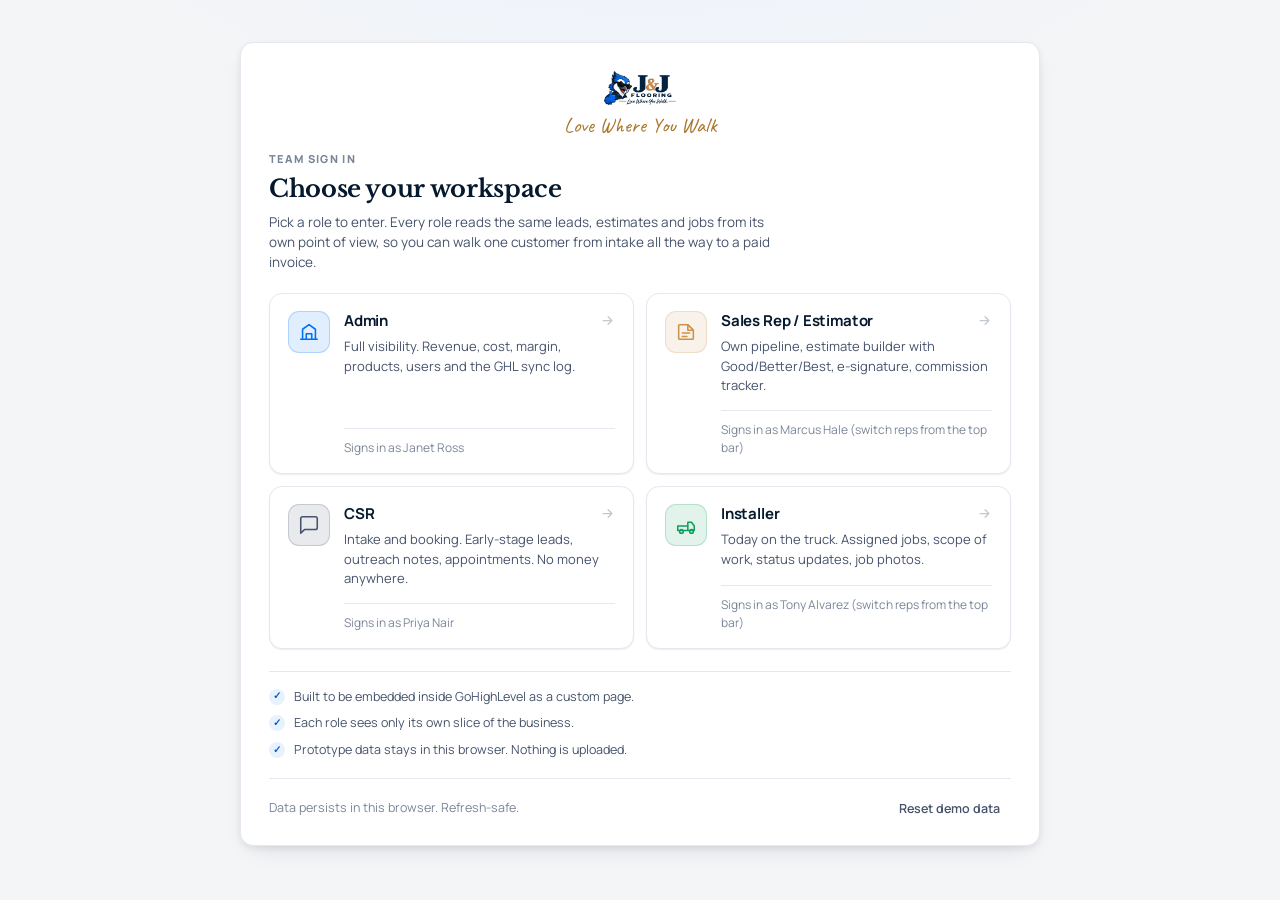
<file: index.html>
<!DOCTYPE html>
<html lang="en">
<head>
<meta charset="utf-8">
<meta name="viewport" content="width=device-width, initial-scale=1, viewport-fit=cover">
<title>J&amp;J Flooring World</title>
<meta name="description" content="Estimator, invoicing and job dashboard for J&J Flooring World.">
<meta name="theme-color" content="#001B3A">
<link rel="icon" type="image/webp" href="assets/jj-mascot.webp">
<link rel="stylesheet" href="css/base.css">
<link rel="stylesheet" href="css/components.css">
<link rel="stylesheet" href="css/layout.css">
</head>
<body class="login-page">

  <main class="login-main">
    <div class="login-card">
      <div class="login-brand">
        <a href="index.html" aria-label="J&amp;J Flooring World">
          <img src="assets/jj-logo.png" alt="J&amp;J Flooring World">
        </a>
      </div>
      <div class="login-tag">Love Where You Walk</div>

      <div class="login-eyebrow t-eyebrow">Team sign in</div>
      <h1>Choose your workspace</h1>
      <p class="lede">
        Pick a role to enter. Every role reads the same leads, estimates and jobs from
        its own point of view, so you can walk one customer from intake all the way
        to a paid invoice.
      </p>

      <div class="role-grid" id="roleGrid"></div>

      <ul class="login-points">
        <li><span class="tick">✓</span><span>Built to be embedded inside GoHighLevel as a custom page.</span></li>
        <li><span class="tick">✓</span><span>Each role sees only its own slice of the business.</span></li>
        <li><span class="tick">✓</span><span>Prototype data stays in this browser. Nothing is uploaded.</span></li>
      </ul>

      <div class="login-foot">
        <span id="storeNote"></span>
        <span class="grow"></span>
        <button class="btn btn-sm btn-ghost" id="resetBtn">Reset demo data</button>
      </div>
    </div>
  </main>

<script src="js/data.js"></script>
<script src="js/ghlSync.js"></script>
<script src="js/ui.js"></script>
<script src="js/auth.js"></script>
<script>
(function () {
  'use strict';
  var el = UI.el;

  DB.load(); // seeds on first visit

  function icon(path) {
    var ns = 'http://www.w3.org/2000/svg';
    var svg = document.createElementNS(ns, 'svg');
    svg.setAttribute('viewBox', '0 0 24 24');
    svg.setAttribute('width', '22'); svg.setAttribute('height', '22');
    svg.setAttribute('fill', 'none');
    svg.setAttribute('stroke', 'currentColor');
    svg.setAttribute('stroke-width', '1.7');
    svg.setAttribute('stroke-linecap', 'round');
    svg.setAttribute('stroke-linejoin', 'round');
    var p = document.createElementNS(ns, 'path');
    p.setAttribute('d', path);
    svg.appendChild(p);
    return svg;
  }

  var grid = document.getElementById('roleGrid');

  Auth.ROLES.forEach(function (r) {
    var people = Auth.usersWithRole(r.key);
    var btn = el('button', {
      class: 'role-btn',
      style: '--accent:' + r.accent,
      onclick: function () {
        Auth.login(r.key, people[0] && people[0].id);
        location.href = r.page;
      }
    }, [
      el('span', { class: 'ico' }, [icon(r.icon)]),
      el('span', { class: 'rb-body' }, [
        el('span', { class: 'rb-head' }, [
          el('span', { class: 'rn', text: r.label || r.key }),
          el('span', { class: 'rb-arrow', html:
            '<svg viewBox="0 0 24 24" fill="none" stroke="currentColor" stroke-width="2" stroke-linecap="round" stroke-linejoin="round"><path d="M5 12h14M13 6l6 6-6 6"/></svg>' })
        ]),
        el('span', { class: 'rd', text: r.blurb }),
        el('span', { class: 'who', text: people.length
            ? 'Signs in as ' + people[0].name + (people.length > 1 ? ' (switch reps from the top bar)' : '')
            : 'No user seeded' })
      ])
    ]);
    grid.appendChild(btn);
  });

  document.getElementById('storeNote').textContent = DB.Storage.persistent
    ? 'Data persists in this browser. Refresh-safe.'
    : 'This browser blocks storage on local files, so data lives in this tab only.';

  document.getElementById('resetBtn').addEventListener('click', function () {
    UI.confirm({
      title: 'Reset demo data',
      message: 'This clears every lead, estimate, job and invoice you created and reloads the original seed set.',
      confirmLabel: 'Reset',
      danger: true,
      onConfirm: function () {
        DB.resetDemoData();
        Auth.logout();
        UI.toast('Demo data reset to the seeded set.', 'ok');
      }
    });
  });
})();
</script>
</body>
</html>
</file>
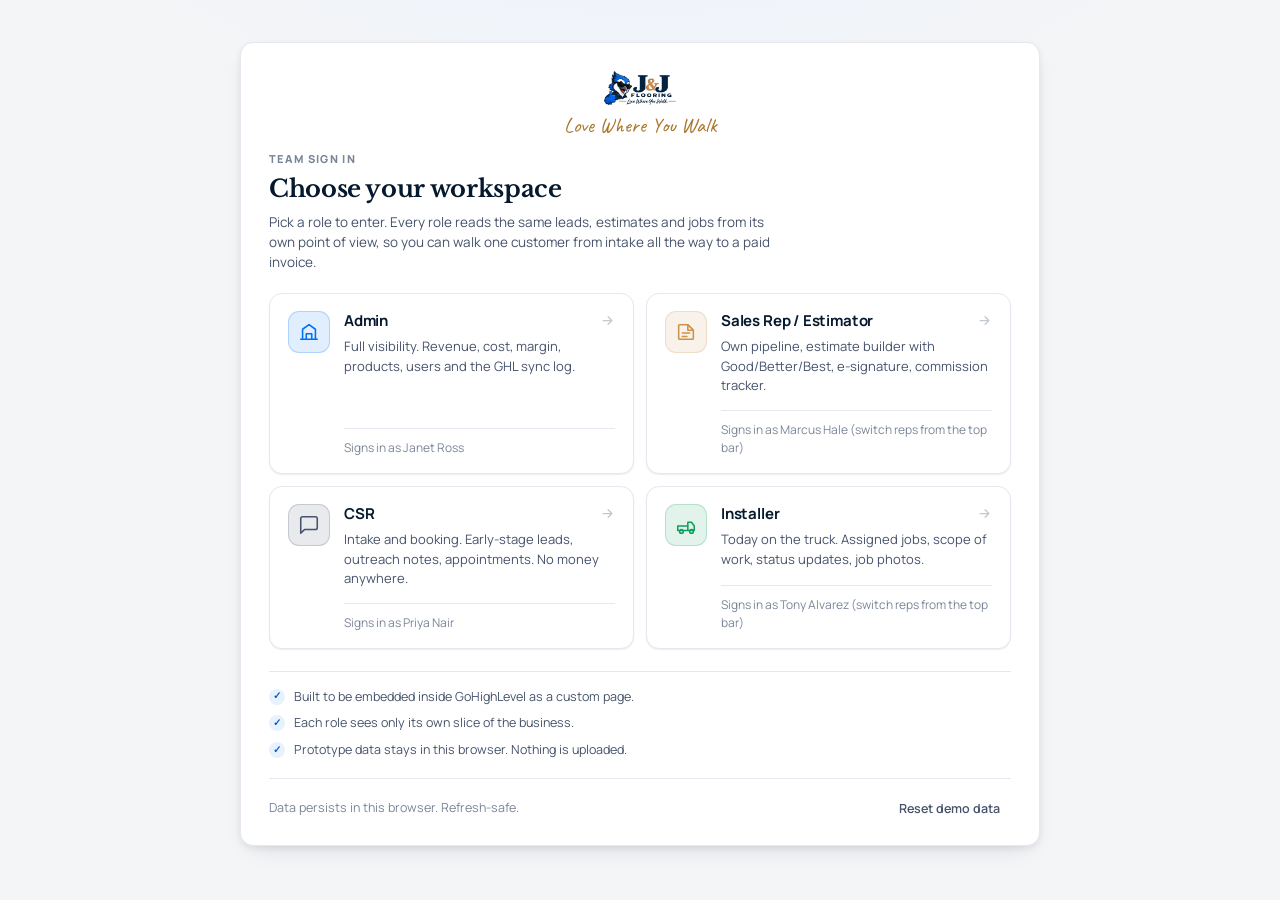
<file: admin.html>
<!DOCTYPE html>
<html lang="en">
<head>
<meta charset="utf-8">
<meta name="viewport" content="width=device-width, initial-scale=1, viewport-fit=cover">
<title>Admin | J&amp;J Flooring World</title>
<link rel="stylesheet" href="css/base.css">
<link rel="stylesheet" href="css/components.css">
<link rel="stylesheet" href="css/layout.css">
<link rel="icon" type="image/webp" href="assets/jj-mascot.webp">
<meta name="theme-color" content="#FFFFFF">
</head>
<body>
<div class="app">

  <div class="shell">
    <header class="appbar" id="appbar"></header>

    <div class="subnav">
      <div class="subnav-inner">
        <nav class="tabs" id="nav" role="tablist" aria-label="Admin navigation">
          <span class="tabs-title">Workspace</span>
          <button data-view="overview" role="tab">Dashboard</button>
          <button data-view="pipeline" role="tab">Sales Pipeline</button>
          <button data-view="jobs" role="tab">Jobs &amp; Invoices</button>
          <button data-view="products" role="tab">Products</button>
          <button data-view="commissions" role="tab">Commission</button>
          <button data-view="earnings" role="tab">Earnings</button>
          <button data-view="team" role="tab">Team</button>
          <button data-view="sync" role="tab">Sync &amp; Settings</button>
        </nav>
        <select class="tab-select" aria-label="Go to"></select>
      </div>
    </div>

    <main class="main" id="main">

    <section class="view" data-view="overview">
      <div class="view-head">
        <h1>Company dashboard</h1>
        <div class="sub">Revenue, cost and margin across every job on the books.</div>
      </div>
      <div data-mount="overview"></div>
    </section>

    <section class="view" data-view="pipeline">
      <div class="view-head">
        <h1>Sales pipeline</h1>
        <div class="sub">Every lead, every rep. Open a card to change stage or review estimates.</div>
      </div>
      <div data-mount="pipeline"></div>
    </section>

    <section class="view" data-view="jobs">
      <div class="view-head">
        <h1>Jobs and invoices</h1>
        <div class="sub">Schedule installers, track stage, record payments.</div>
      </div>
      <div data-mount="jobs"></div>
    </section>

    <section class="view" data-view="products">
      <div class="view-head">
        <h1>Products</h1>
        <div class="sub">Mirrors the product lines carried on <a href="https://jjflooringworld.com/products" target="_blank" rel="noopener">jjflooringworld.com</a>. Margin is always computed from cost and price, never stored as an editable field.</div>
      </div>
      <div data-mount="products"></div>
    </section>

    <section class="view" data-view="commissions">
      <div class="view-head">
        <h1>Commission</h1>
        <div class="sub">How commission is worked out, and who gets what. A line pays the product's own rate when it has one, otherwise the rep's rate, otherwise the company default.</div>
      </div>
      <div data-mount="commissions"></div>
    </section>

    <section class="view" data-view="earnings">
      <div class="view-head">
        <h1>Earnings</h1>
        <div class="sub">What every product actually earned on top of its cost, and what was paid out in commission to get it.</div>
      </div>
      <div data-mount="earnings"></div>
    </section>

    <section class="view" data-view="team">
      <div class="view-head">
        <h1>Team</h1>
        <div class="sub">Mock users and commission rates.</div>
      </div>
      <div data-mount="team"></div>
    </section>

    <section class="view" data-view="sync">
      <div class="view-head">
        <h1>Sync and settings</h1>
        <div class="sub">The GoHighLevel integration surface, stubbed for this prototype.</div>
      </div>
      <div data-mount="sync"></div>
    </section>

    </main>
  </div>
</div>

<script src="js/data.js"></script>
<script src="js/ghlSync.js"></script>
<script src="js/ui.js"></script>
<script src="js/auth.js"></script>
<script src="js/pipeline.js"></script>
<script src="js/invoice.js"></script>
<script src="js/estimator.js"></script>
<script src="js/dashboard.js"></script>
<script>
(function () {
  'use strict';
  if (!Auth.require('Admin')) return;
  Auth.mountHeader(document.getElementById('appbar'));
  UI.demoBanner(document.getElementById('main'));
  Dashboard.renderAll();
  UI.wireTabs('#nav');
})();
</script>
</body>
</html>
</file>
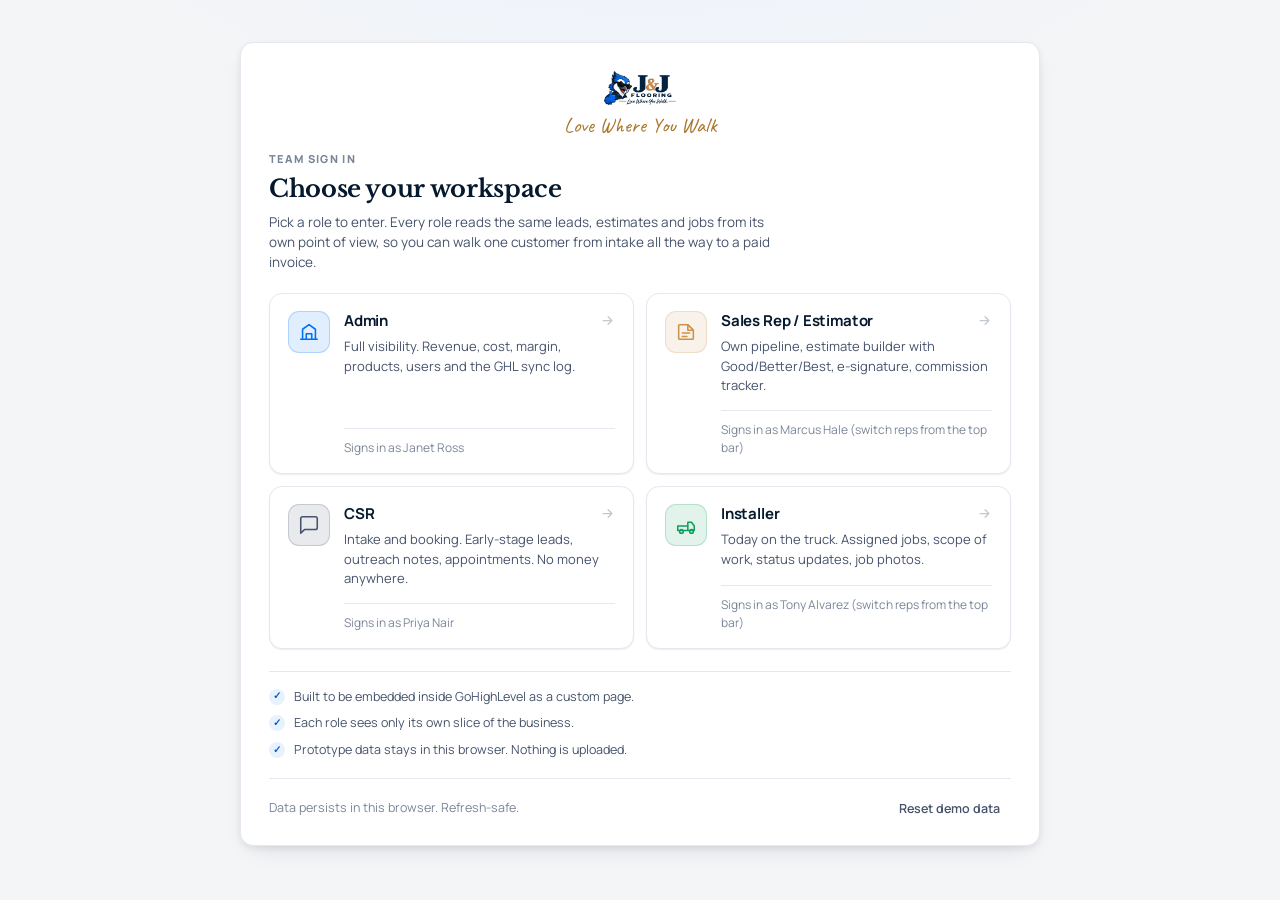
<file: csr.html>
<!DOCTYPE html>
<html lang="en">
<head>
<meta charset="utf-8">
<meta name="viewport" content="width=device-width, initial-scale=1, viewport-fit=cover">
<title>CSR | J&amp;J Flooring World</title>
<link rel="stylesheet" href="css/base.css">
<link rel="stylesheet" href="css/components.css">
<link rel="stylesheet" href="css/layout.css">
<link rel="icon" type="image/webp" href="assets/jj-mascot.webp">
<meta name="theme-color" content="#FFFFFF">
</head>
<body>
<div class="app">

  <div class="shell">
    <header class="appbar" id="appbar"></header>

    <div class="subnav">
      <div class="subnav-inner">
        <nav class="tabs" id="nav" role="tablist" aria-label="CSR navigation">
          <span class="tabs-title">Front desk</span>
          <button data-view="intake" role="tab">Intake Board</button>
          <button data-view="appointments" role="tab">Appointments</button>
        </nav>
        <select class="tab-select" aria-label="Go to"></select>
      </div>
    </div>

    <main class="main" id="main">

    <section class="view" data-view="intake">
      <div class="view-head">
        <h1>Intake board</h1>
        <div class="sub">New leads through to booked appointments. Pricing lives with the estimators.</div>
      </div>
      <div data-mount="intake"></div>
    </section>

    <section class="view" data-view="appointments">
      <div class="view-head">
        <h1>Booked appointments</h1>
        <div class="sub">Everything you have scheduled, by date.</div>
      </div>
      <div data-mount="appointments"></div>
    </section>

    </main>
  </div>
</div>

<script src="js/data.js"></script>
<script src="js/ghlSync.js"></script>
<script src="js/ui.js"></script>
<script src="js/auth.js"></script>
<script src="js/pipeline.js"></script>
<script>
/* CSR controller.
   PERMISSIONS: this file never touches products, estimates, invoices,
   commission or any money field. There is no price anywhere in the DOM it
   builds, and the stage select is limited to the three intake stages. */
(function () {
  'use strict';
  var el = UI.el;

  if (!Auth.require('CSR')) return;
  var me = Auth.currentUser();

  Auth.mountHeader(document.getElementById('appbar'), {
    extras: [el('button', { class: 'bar-btn', title: 'New lead', onclick: newLeadForm },
      [el('span', { text: '+' }), el('span', { class: 'lbl', text: 'New lead' })])]
  });
  UI.demoBanner(document.getElementById('main'));

  function mount(n) { return document.querySelector('[data-mount="' + n + '"]'); }

  function intakeLeads() {
    return DB.load().leads.filter(function (l) { return DB.CSR_STAGES.indexOf(l.stage) !== -1; });
  }

  /* -------------------------------------------------------------- Intake */
  function renderIntake() {
    var m = mount('intake'); UI.clear(m);
    var leads = intakeLeads();

    var counts = DB.CSR_STAGES.map(function (s) {
      return { s: s, n: leads.filter(function (l) { return l.stage === s; }).length };
    });

    m.appendChild(el('div', { class: 'stat-strip', style: 'margin-bottom:16px' }, counts.map(function (c) {
      return el('div', { class: 'stat' }, [
        el('div', { class: 'stat-label', text: c.s }),
        el('div', { class: 'stat-value', text: String(c.n) })
      ]);
    })));

    if (!leads.length) {
      m.appendChild(UI.empty('Board is clear', 'Every intake lead has been qualified and handed to a rep.'));
      return;
    }

    m.appendChild(Pipeline.leadBoard(leads, { stages: DB.CSR_STAGES, onOpen: openLead }));
  }

  function openLead(lead) {
    var rep = DB.user(lead.assignedRepId);
    var body = el('div', {});

    body.appendChild(el('dl', { class: 'kv' }, [
      el('dt', { text: 'Phone' }), el('dd', { text: lead.phone }),
      el('dt', { text: 'Email' }), el('dd', { text: lead.email }),
      el('dt', { text: 'Address' }), el('dd', { text: lead.address }),
      el('dt', { text: 'Zip' }), el('dd', { text: lead.zipCode }),
      el('dt', { text: 'Source' }), el('dd', { text: lead.source }),
      el('dt', { text: 'Assigned rep' }), el('dd', { text: rep ? rep.name : 'Unassigned' }),
      el('dt', { text: 'Created' }), el('dd', { text: UI.dt(lead.createdAt) })
    ]));

    body.appendChild(el('hr', { class: 'divider' }));
    body.appendChild(el('div', { class: 'label', text: 'Stage' }));
    body.appendChild(Pipeline.stageSelect(lead.stage, DB.CSR_STAGES, function (v) {
      DB.setLeadStage(lead.id, v);
      UI.toast('Moved to ' + v + '.', 'ok');
      renderAll();
    }));
    body.appendChild(el('div', { class: 't-meta', style: 'margin-top:6px',
      text: 'A CSR can move a lead through intake only. Qualifying and quoting belong to the estimator.' }));

    var dateIn = el('input', { class: 'input', type: 'date', value: UI.toInputDate(lead.appointmentAt) });
    var timeIn = el('input', { class: 'input', type: 'time',
      value: lead.appointmentAt ? new Date(lead.appointmentAt).toTimeString().slice(0, 5) : '10:00' });

    body.appendChild(el('hr', { class: 'divider' }));
    body.appendChild(el('div', { class: 'label', text: 'Schedule an appointment' }));
    body.appendChild(el('div', { class: 'field-row' }, [
      el('div', { class: 'field grow', style: 'margin-bottom:0' }, [dateIn]),
      el('div', { class: 'field', style: 'flex:0 0 130px;margin-bottom:0' }, [timeIn])
    ]));
    body.appendChild(el('button', {
      class: 'btn btn-primary btn-sm', style: 'margin-top:12px', text: 'Book it',
      onclick: function () {
        if (!dateIn.value) { UI.toast('Pick a date first.', 'warn'); return; }
        var d = new Date(dateIn.value + 'T' + (timeIn.value || '10:00') + ':00');
        DB.setAppointment(lead.id, d.toISOString());
        UI.toast('Appointment booked for ' + UI.dt(d.toISOString(), true) + '.', 'ok');
        renderAll();
      }
    }));

    var noteBox = el('textarea', { class: 'textarea', placeholder: 'What did they say on the call' });
    body.appendChild(el('hr', { class: 'divider' }));
    body.appendChild(el('div', { class: 'label', text: 'Log outreach' }));
    body.appendChild(noteBox);
    body.appendChild(el('div', { class: 'row-wrap', style: 'margin-top:8px' }, [
      el('button', {
        class: 'btn btn-sm btn-primary', text: 'Save note',
        onclick: function () {
          if (!noteBox.value.trim()) { UI.toast('Write something first.', 'warn'); return; }
          DB.addLeadNote(lead.id, noteBox.value.trim(), me.id);
          if (lead.stage === 'New Lead') DB.setLeadStage(lead.id, 'Contacted');
          noteBox.value = '';
          UI.toast('Outreach logged.', 'ok');
          renderAll();
        }
      }),
      el('button', {
        class: 'btn btn-sm', text: 'Log "left voicemail"',
        onclick: function () {
          DB.addLeadNote(lead.id, 'Left voicemail.', me.id);
          if (lead.stage === 'New Lead') DB.setLeadStage(lead.id, 'Contacted');
          UI.toast('Voicemail logged.');
          renderAll();
        }
      })
    ]));

    var notes = el('div', { style: 'margin-top:12px' });
    (lead.notes || []).forEach(function (n) {
      var by = DB.user(n.by);
      notes.appendChild(el('div', { class: 'note-row' }, [
        el('div', { class: 'nr-text', text: n.text }),
        el('div', { class: 'nr-meta', text: (by ? by.name : 'System') + ', ' + UI.relative(n.at) })
      ]));
    });
    body.appendChild(notes);

    UI.modal({
      title: lead.name, subtitle: lead.zipCode + ', ' + lead.stage,
      body: body, wide: true, actions: [{ label: 'Close', tone: 'btn-ghost' }]
    });
  }

  /* --------------------------------------------------------- New lead */
  function newLeadForm() {
    var f = {};
    function field(key, label, node) {
      f[key] = node;
      return el('label', { class: 'field grow' }, [el('span', { class: 'label', text: label }), node]);
    }
    var srcSel = el('select', { class: 'select' });
    DB.LEAD_SOURCES.forEach(function (s) { srcSel.appendChild(el('option', { value: s, text: s })); });
    var repSel = el('select', { class: 'select' });
    DB.load().users.filter(function (u) { return u.role === 'Sales Rep'; }).forEach(function (u) {
      repSel.appendChild(el('option', { value: u.id, text: u.name }));
    });

    var body = el('div', {}, [
      field('name', 'Customer name', el('input', { class: 'input' })),
      el('div', { class: 'field-row' }, [
        field('phone', 'Phone', el('input', { class: 'input', type: 'tel' })),
        field('email', 'Email', el('input', { class: 'input', type: 'email' }))
      ]),
      field('address', 'Address', el('input', { class: 'input' })),
      el('div', { class: 'field-row' }, [
        field('zip', 'Zip code', el('input', { class: 'input', inputmode: 'numeric' })),
        field('source', 'Source', srcSel),
        field('rep', 'Assign to', repSel)
      ]),
      field('note', 'First note', el('textarea', { class: 'textarea', placeholder: 'What are they asking for' }))
    ]);

    UI.modal({
      title: 'New lead', subtitle: 'Goes straight into the New Lead column',
      body: body,
      actions: [
        { label: 'Cancel', tone: 'btn-ghost' },
        {
          label: 'Create lead', tone: 'btn-primary', keep: true,
          onClick: function (close) {
            if (!f.name.value.trim()) { UI.toast('Name is required.', 'warn'); return false; }
            DB.addLead({
              name: f.name.value.trim(), phone: f.phone.value.trim(), email: f.email.value.trim(),
              address: f.address.value.trim(), zipCode: f.zip.value.trim(),
              source: srcSel.value, assignedRepId: repSel.value,
              note: f.note.value.trim(), by: me.id
            });
            UI.toast('Lead created.', 'ok');
            close();
            renderAll();
          }
        }
      ]
    });
  }

  /* -------------------------------------------------------- Appointments */
  function renderAppointments() {
    var m = mount('appointments'); UI.clear(m);
    var booked = DB.load().leads
      .filter(function (l) { return l.appointmentAt; })
      .sort(function (a, b) { return new Date(a.appointmentAt) - new Date(b.appointmentAt); });

    if (!booked.length) {
      m.appendChild(UI.empty('Nothing booked', 'Open a lead on the intake board and schedule a measure.'));
      return;
    }

    var panel = el('div', { class: 'panel' }, [
      el('div', { class: 'panel-head' }, [
        el('h3', { text: 'Schedule' }),
        el('span', { class: 't-meta', text: booked.length + ' appointments' })
      ])
    ]);
    var body = el('div', { class: 'panel-body tight' });
    booked.forEach(function (l) {
      var rep = DB.user(l.assignedRepId);
      body.appendChild(el('div', { class: 'list-row' }, [
        el('div', { class: 'lr-main' }, [
          el('div', { class: 'lr-title', text: l.name }),
          el('div', { class: 'lr-meta', text: l.address + ', ' + (rep ? rep.name : 'Unassigned') })
        ]),
        el('div', { class: 'lr-right' }, [
          el('div', { class: 'lr-title', text: UI.dayLabel(l.appointmentAt) }),
          el('div', { class: 'lr-meta', text: new Date(l.appointmentAt).toLocaleTimeString('en-US', { hour: 'numeric', minute: '2-digit' }) })
        ])
      ]));
    });
    panel.appendChild(body);
    m.appendChild(panel);
  }

  function renderAll() { renderIntake(); renderAppointments(); }

  renderAll();
  UI.wireTabs('#nav');
})();
</script>
</body>
</html>
</file>
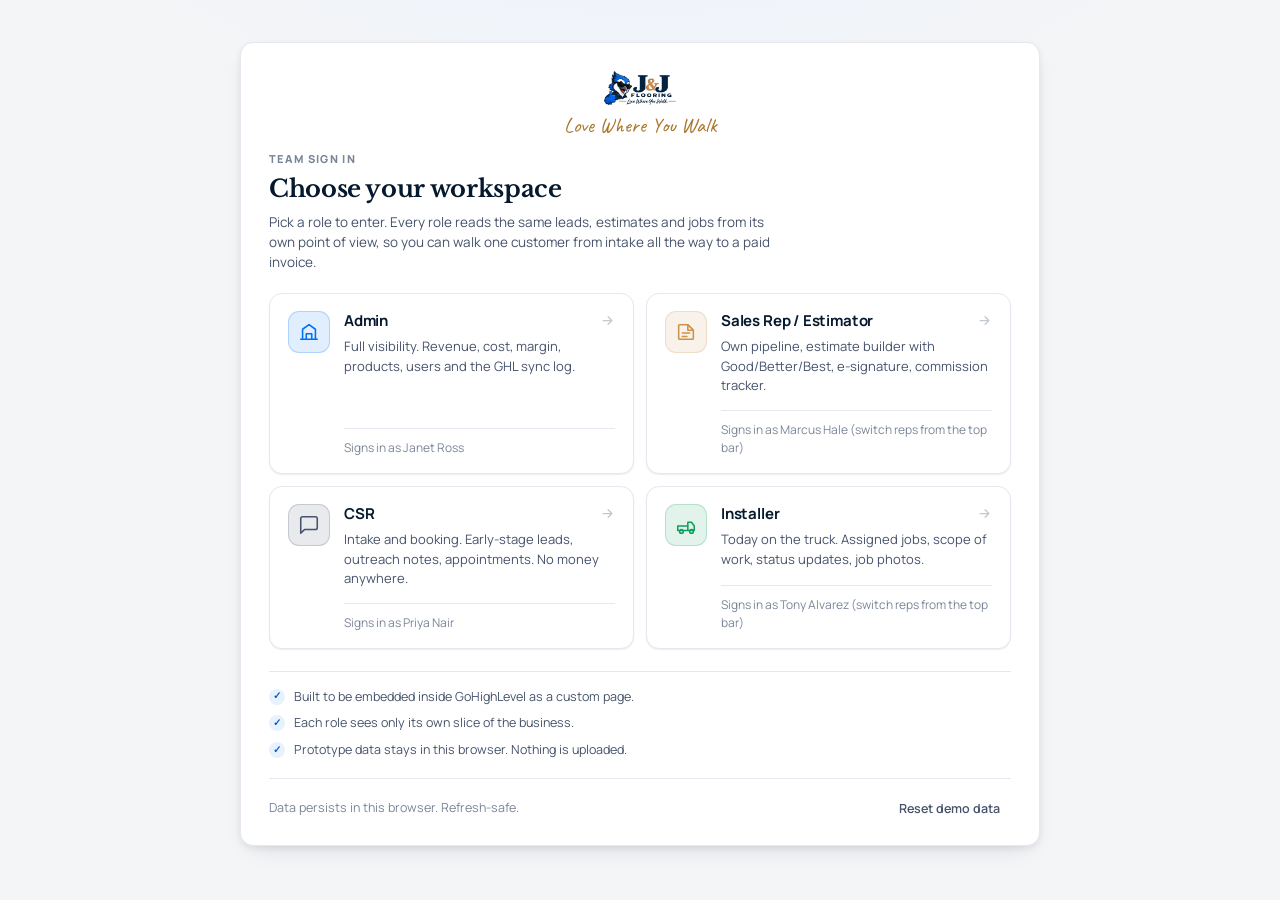
<file: installer.html>
<!DOCTYPE html>
<html lang="en">
<head>
<meta charset="utf-8">
<meta name="viewport" content="width=device-width, initial-scale=1, viewport-fit=cover">
<title>Installer | J&amp;J Flooring World</title>
<link rel="stylesheet" href="css/base.css">
<link rel="stylesheet" href="css/components.css">
<link rel="stylesheet" href="css/layout.css">
<link rel="icon" type="image/webp" href="assets/jj-mascot.webp">
<meta name="theme-color" content="#FFFFFF">
</head>
<body>
<div class="app">

  <div class="shell">
    <header class="appbar appbar-solo" id="appbar"></header>

    <main class="main inst-main" id="main">

    <section class="view" data-view="today">
      <div class="view-head">
        <h1>Today</h1>
        <div class="sub" id="todayDate"></div>
      </div>
      <div data-mount="today"></div>
    </section>

    <section class="view" data-view="upcoming">
      <div class="view-head">
        <h1>My jobs</h1>
        <div class="sub">Everything assigned to you that is still open.</div>
      </div>
      <div data-mount="upcoming"></div>
    </section>

    <section class="view" data-view="done">
      <div class="view-head">
        <h1>Completed</h1>
        <div class="sub">Closed installs, most recent first.</div>
      </div>
      <div data-mount="done"></div>
    </section>

    </main>
  </div>

  <nav class="bottombar" id="nav" role="tablist" aria-label="Installer navigation">
    <button data-view="today" data-title="Today" role="tab">
      <svg viewBox="0 0 24 24" fill="none" stroke="currentColor" stroke-width="1.7" stroke-linecap="round" stroke-linejoin="round"><rect x="3" y="4" width="18" height="17" rx="2"/><path d="M16 2v4M8 2v4M3 10h18"/></svg>
      <span>Today <b data-count="today"></b></span>
    </button>
    <button data-view="upcoming" data-title="My jobs" role="tab">
      <svg viewBox="0 0 24 24" fill="none" stroke="currentColor" stroke-width="1.7" stroke-linecap="round" stroke-linejoin="round"><path d="M3 13h11v5H3zM14 9h4l3 4v5h-7z"/><circle cx="7" cy="19" r="2"/><circle cx="18" cy="19" r="2"/></svg>
      <span>My Jobs</span>
    </button>
    <button data-view="done" data-title="Completed" role="tab">
      <svg viewBox="0 0 24 24" fill="none" stroke="currentColor" stroke-width="1.7" stroke-linecap="round" stroke-linejoin="round"><path d="M20 6L9 17l-5-5"/></svg>
      <span>Completed</span>
    </button>
  </nav>
</div>

<script src="js/data.js"></script>
<script src="js/ghlSync.js"></script>
<script src="js/ui.js"></script>
<script src="js/auth.js"></script>
<script src="js/pipeline.js"></script>
<script src="js/installer.js"></script>
<script>
(function () {
  'use strict';
  if (!Auth.require('Installer')) return;
  var me = Auth.currentUser();

  Auth.mountHeader(document.getElementById('appbar'));
  UI.demoBanner(document.getElementById('main'));

  document.getElementById('todayDate').textContent =
    new Date().toLocaleDateString('en-US', { weekday: 'long', month: 'long', day: 'numeric' });

  InstallerView.init(me);
  UI.wireTabs('#nav');
})();
</script>
</body>
</html>
</file>
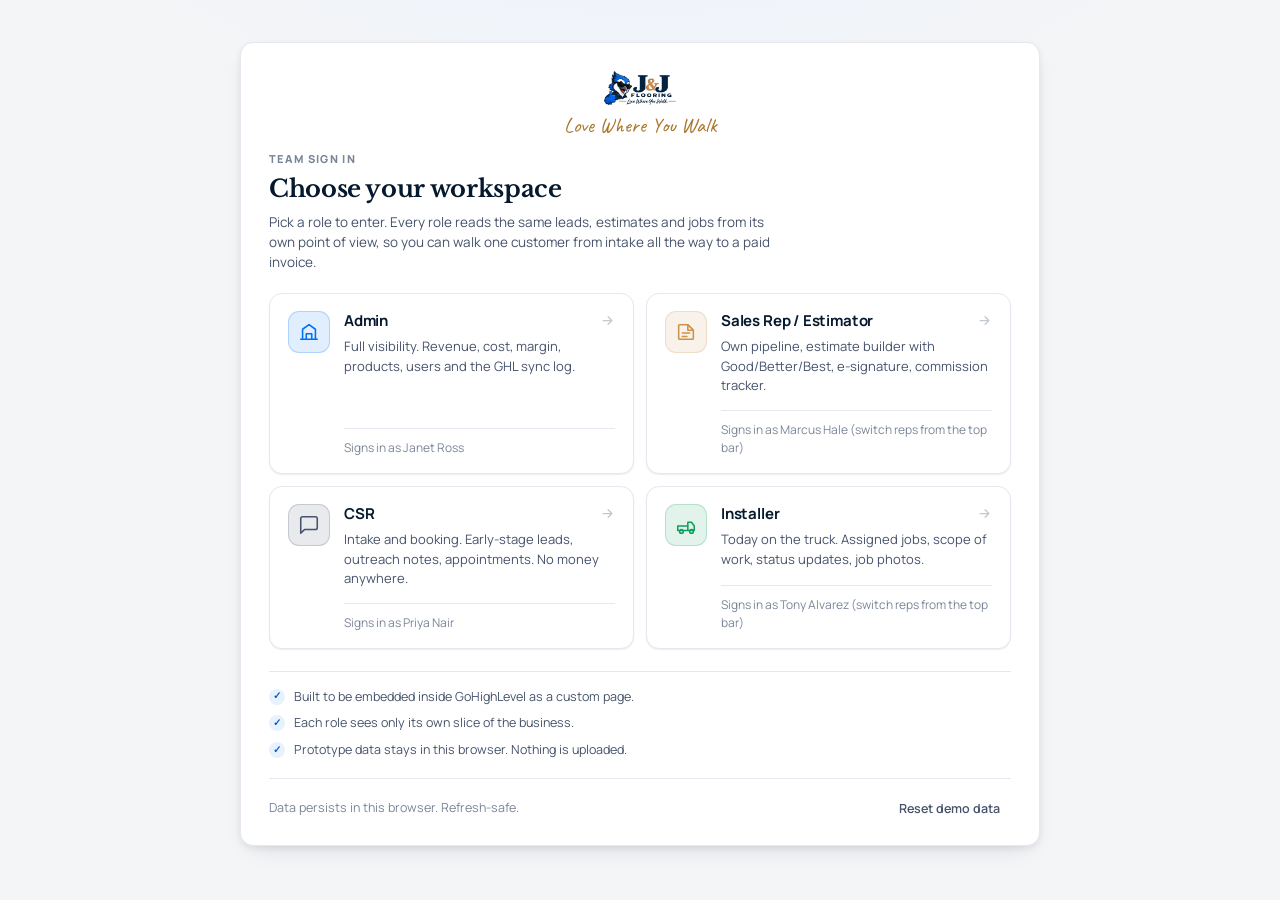
<file: sales-rep.html>
<!DOCTYPE html>
<html lang="en">
<head>
<meta charset="utf-8">
<meta name="viewport" content="width=device-width, initial-scale=1, viewport-fit=cover">
<title>Sales Rep | J&amp;J Flooring World</title>
<link rel="stylesheet" href="css/base.css">
<link rel="stylesheet" href="css/components.css">
<link rel="stylesheet" href="css/layout.css">
<link rel="icon" type="image/webp" href="assets/jj-mascot.webp">
<meta name="theme-color" content="#FFFFFF">
</head>
<body>
<div class="app">

  <div class="shell">
    <header class="appbar" id="appbar"></header>

    <div class="subnav">
      <div class="subnav-inner">
        <nav class="tabs" id="nav" role="tablist" aria-label="Sales navigation">
          <span class="tabs-title">Workspace</span>
          <button data-view="pipeline" role="tab">My Pipeline</button>
          <button data-view="estimates" role="tab">Estimates</button>
          <button data-view="jobs" role="tab">Won Jobs</button>
          <button data-view="calendar" role="tab">Appointments</button>
          <span class="tabs-title">Earnings</span>
          <button data-view="commission" role="tab">Commission</button>
        </nav>
        <select class="tab-select" aria-label="Go to"></select>
      </div>
    </div>

    <main class="main" id="main">

    <section class="view" data-view="pipeline">
      <div class="view-head">
        <h1>My pipeline</h1>
        <div class="sub">Only the leads assigned to you. Open a card to work it.</div>
      </div>
      <div data-mount="pipeline"></div>
    </section>

    <section class="view" data-view="estimates">
      <div class="view-head">
        <h1>Estimates</h1>
        <div class="sub">Build Good, Better and Best options, then send the signature link.</div>
      </div>
      <div data-mount="estimates"></div>
    </section>

    <section class="view" data-view="jobs">
      <div class="view-head">
        <h1>Won jobs</h1>
        <div class="sub">What happens after the signature, so you can answer the customer.</div>
      </div>
      <div data-mount="jobs"></div>
    </section>

    <section class="view" data-view="calendar">
      <div class="view-head">
        <h1>Appointments</h1>
        <div class="sub">Measures and consultations booked for you.</div>
      </div>
      <div data-mount="calendar"></div>
    </section>

    <section class="view" data-view="commission">
      <div class="view-head">
        <h1>Commission</h1>
        <div class="sub">Your own numbers only. Company cost and margin are not part of this view.</div>
      </div>
      <div data-mount="commission"></div>
    </section>

    </main>
  </div>
</div>

<script src="js/data.js"></script>
<script src="js/ghlSync.js"></script>
<script src="js/ui.js"></script>
<script src="js/auth.js"></script>
<script src="js/pipeline.js"></script>
<script src="js/invoice.js"></script>
<script src="js/estimator.js"></script>
<script>
/* Sales Rep controller.
   PERMISSIONS: this file never reads costPerUnit, totalCost or totalMargin.
   Nothing below constructs a node holding a cost or margin figure, so those
   values are absent from the rendered DOM for this role. */
(function () {
  'use strict';
  var el = UI.el;

  var session = Auth.require('Sales Rep');
  if (!session) return;
  var me = Auth.currentUser();

  Auth.mountHeader(document.getElementById('appbar'), {
    extras: [el('button', {
      class: 'bar-btn', title: 'New estimate',
      onclick: function () { Estimator.openBuilder({ repId: me.id, onSaved: renderAll }); }
    }, [el('span', { text: '+' }), el('span', { class: 'lbl', text: 'New estimate' })])]
  });
  UI.demoBanner(document.getElementById('main'));

  function mount(n) { return document.querySelector('[data-mount="' + n + '"]'); }
  function myLeads() {
    return DB.load().leads.filter(function (l) { return l.assignedRepId === me.id; });
  }
  function myEstimates() {
    return DB.load().estimates.filter(function (e) { return e.repId === me.id; });
  }

  /* ----------------------------------------------------------- Pipeline */
  function renderPipeline() {
    var m = mount('pipeline'); UI.clear(m);
    var leads = myLeads();

    var counts = { open: 0, sent: 0, won: 0 };
    leads.forEach(function (l) {
      if (l.stage === 'Won') counts.won++;
      else if (l.stage === 'Estimate Sent' || l.stage === 'Follow-Up') counts.sent++;
      else if (l.stage !== 'Lost') counts.open++;
    });

    m.appendChild(el('div', { class: 'stat-strip', style: 'margin-bottom:16px' }, [
      tile('Working', String(counts.open), 'Not yet quoted'),
      tile('Awaiting signature', String(counts.sent), 'Estimate out'),
      tile('Won', String(counts.won), 'Signed this pipeline', 'good')
    ]));

    m.appendChild(Pipeline.leadBoard(leads, { showRep: false, onOpen: openLead }));
  }

  function tile(label, value, note, tone) {
    return el('div', { class: 'stat' }, [
      el('div', { class: 'stat-label', text: label }),
      el('div', { class: 'stat-value ' + (tone || ''), text: value }),
      note ? el('div', { class: 'stat-note', text: note }) : null
    ]);
  }

  function openLead(lead) {
    var body = el('div', {});
    body.appendChild(el('dl', { class: 'kv' }, [
      el('dt', { text: 'Phone' }), el('dd', { text: lead.phone }),
      el('dt', { text: 'Email' }), el('dd', { text: lead.email }),
      el('dt', { text: 'Address' }), el('dd', { text: lead.address }),
      el('dt', { text: 'Source' }), el('dd', { text: lead.source }),
      el('dt', { text: 'Appointment' }), el('dd', { text: lead.appointmentAt ? UI.dt(lead.appointmentAt, true) : 'Not booked' })
    ]));

    body.appendChild(el('hr', { class: 'divider' }));
    body.appendChild(el('div', { class: 'label', text: 'Stage' }));
    body.appendChild(Pipeline.stageSelect(lead.stage, DB.SALES_STAGES, function (v) {
      DB.setLeadStage(lead.id, v);
      UI.toast('Stage set to ' + v + '.', 'ok');
      renderAll();
    }));

    var ests = DB.estimatesForLead(lead.id);
    body.appendChild(el('hr', { class: 'divider' }));
    body.appendChild(el('div', { class: 'spread' }, [
      el('span', { class: 'label', style: 'margin:0', text: 'Estimates' }),
      el('button', {
        class: 'btn btn-sm btn-primary', text: ests.length ? 'New version' : 'Build estimate',
        onclick: function () {
          Estimator.openBuilder({ leadId: lead.id, repId: me.id, onSaved: renderAll });
        }
      })
    ]));
    if (!ests.length) {
      body.appendChild(el('div', { class: 't-meta', style: 'margin-top:8px', text: 'Nothing quoted yet.' }));
    }
    ests.forEach(function (e) {
      var t = DB.totalsFor(DB.load(), e.tiers[e.acceptedTier || 'Better'] || []);
      body.appendChild(el('div', { class: 'spread dotted-row' }, [
        el('div', {}, [
          el('div', { text: e.id }),
          el('div', { class: 't-meta', text: UI.money2(t.totalPrice) + ', ' + UI.dt(e.createdAt) })
        ]),
        el('div', { class: 'row' }, [
          UI.stagePill(e.status),
          el('button', { class: 'btn btn-sm', text: e.status === 'Signed' ? 'View' : 'Sign sheet', onclick: function () {
            Estimator.openSignSheet(e.id, function () { renderAll(); });
          } })
        ])
      ]));
    });

    var noteBox = el('textarea', { class: 'textarea', placeholder: 'Log what happened on this call or visit' });
    body.appendChild(el('hr', { class: 'divider' }));
    body.appendChild(el('div', { class: 'label', text: 'Add note' }));
    body.appendChild(noteBox);
    body.appendChild(el('button', {
      class: 'btn btn-sm', style: 'margin-top:8px', text: 'Save note',
      onclick: function () {
        if (!noteBox.value.trim()) { UI.toast('Write something first.', 'warn'); return; }
        DB.addLeadNote(lead.id, noteBox.value.trim(), me.id);
        noteBox.value = '';
        UI.toast('Note saved.', 'ok');
        renderAll();
      }
    }));

    var notes = el('div', { style: 'margin-top:12px' });
    (lead.notes || []).forEach(function (n) {
      var by = DB.user(n.by);
      notes.appendChild(el('div', { class: 'note-row' }, [
        el('div', { class: 'nr-text', text: n.text }),
        el('div', { class: 'nr-meta', text: (by ? by.name : 'System') + ', ' + UI.relative(n.at) })
      ]));
    });
    body.appendChild(notes);

    UI.modal({ title: lead.name, subtitle: lead.zipCode + ', ' + lead.stage, body: body, wide: true,
      actions: [{ label: 'Close', tone: 'btn-ghost' }] });
  }

  /* ---------------------------------------------------------- Estimates */
  function renderEstimates() {
    var m = mount('estimates'); UI.clear(m);
    var ests = myEstimates();

    m.appendChild(el('div', { class: 'spread', style: 'margin-bottom:16px' }, [
      el('div', { class: 't-sub', text: ests.length + ' estimate' + (ests.length === 1 ? '' : 's') + ' on your book' }),
      el('button', { class: 'btn btn-primary btn-sm', text: 'New estimate',
        onclick: function () { Estimator.openBuilder({ repId: me.id, onSaved: renderAll }); } })
    ]));

    if (!ests.length) {
      m.appendChild(UI.empty('No estimates yet', 'Pick a lead from your pipeline and build Good, Better and Best options.'));
      return;
    }

    var tbody = el('tbody', {});
    ests.slice().sort(function (a, b) { return new Date(b.createdAt) - new Date(a.createdAt); }).forEach(function (e) {
      var lead = DB.lead(e.leadId);
      var tier = e.acceptedTier || 'Better';
      var t = DB.totalsFor(DB.load(), e.tiers[tier] || []);
      tbody.appendChild(el('tr', {}, [
        el('td', {}, [
          el('div', { style: 'font-weight:600', text: lead ? lead.name : e.leadId }),
          el('div', { class: 't-meta', text: e.id + ', ' + UI.dt(e.createdAt) })
        ]),
        el('td', {}, [UI.stagePill(e.status)]),
        el('td', { text: e.acceptedTier || '-', class: e.acceptedTier ? '' : 'muted' }),
        el('td', { class: 'num', text: UI.money2(t.totalPrice) }),
        el('td', {}, [
          el('div', { class: 'row' }, [
            e.status === 'Draft' ? el('button', {
              class: 'btn btn-sm', text: 'Edit',
              onclick: function () { Estimator.openBuilder({ estimateId: e.id, repId: me.id, onSaved: renderAll }); }
            }) : null,
            e.status === 'Draft' ? el('button', {
              class: 'btn btn-sm btn-primary', text: 'Send',
              onclick: function () { DB.sendEstimate(e.id); UI.toast('Estimate sent.', 'ok'); renderAll(); }
            }) : null,
            e.status !== 'Draft' ? el('button', {
              class: 'btn btn-sm ' + (e.status === 'Signed' ? '' : 'btn-go'),
              text: e.status === 'Signed' ? 'View signed' : 'Open sign sheet',
              onclick: function () { Estimator.openSignSheet(e.id, function () { renderAll(); }); }
            }) : null
          ])
        ])
      ]));
    });

    m.appendChild(el('div', { class: 'panel' }, [
      el('div', { class: 'table-wrap' }, [
        el('table', { class: 'grid' }, [
          el('thead', {}, [el('tr', {}, [
            el('th', { text: 'Customer' }),
            el('th', { text: 'Status' }),
            el('th', { text: 'Accepted tier' }),
            el('th', { class: 'num', text: 'Price' }),
            el('th', { text: '' })
          ])]),
          tbody
        ])
      ])
    ]));
  }

  /* --------------------------------------------------------------- Jobs */
  function renderJobs() {
    var m = mount('jobs'); UI.clear(m);
    var mine = myLeads().map(function (l) { return l.id; });
    var jobs = DB.load().jobs.filter(function (j) { return mine.indexOf(j.leadId) !== -1; });

    if (!jobs.length) {
      m.appendChild(UI.empty('No jobs yet', 'A job appears here the moment one of your estimates is signed.'));
      return;
    }

    jobs.forEach(function (job) {
      var lead = DB.lead(job.leadId);
      var inv = DB.invoiceForJob(job.id);
      var inst = DB.user(job.installerId);
      m.appendChild(el('div', { class: 'panel', style: 'margin-bottom:16px' }, [
        el('div', { class: 'panel-head' }, [
          el('div', {}, [
            el('h3', { text: lead ? lead.name : job.leadId }),
            el('div', { class: 't-meta', text: lead ? lead.address : '' })
          ]),
          UI.stagePill(job.stage)
        ]),
        el('div', { class: 'panel-body' }, [
          Pipeline.jobRail(job.stage),
          el('hr', { class: 'divider' }),
          el('dl', { class: 'kv' }, [
            el('dt', { text: 'Scheduled' }), el('dd', { text: UI.dayLabel(job.scheduledDate) }),
            el('dt', { text: 'Installer' }), el('dd', { text: inst ? inst.name : 'Not assigned' }),
            el('dt', { text: 'Materials' }), el('dd', { text: job.materialsReceived ? 'Received' : 'Outstanding' }),
            el('dt', { text: 'Contract value' }), el('dd', { text: inv ? UI.money2(inv.totalPrice) : '-' }),
            el('dt', { text: 'Payment' }), el('dd', { text: inv ? inv.paymentStatus : '-' })
          ])
        ])
      ]));
    });
  }

  /* -------------------------------------------------------- Appointments */
  function renderCalendar() {
    var m = mount('calendar'); UI.clear(m);
    var upcoming = myLeads()
      .filter(function (l) { return l.appointmentAt; })
      .sort(function (a, b) { return new Date(a.appointmentAt) - new Date(b.appointmentAt); });

    if (!upcoming.length) {
      m.appendChild(UI.empty('Nothing booked', 'When a CSR schedules a measure for one of your leads it shows up here.'));
      return;
    }

    var list = el('div', { class: 'panel' }, [
      el('div', { class: 'panel-head' }, [
        el('h3', { text: 'Upcoming' }),
        el('span', { class: 't-meta', text: upcoming.length + ' booked' })
      ])
    ]);
    var body = el('div', { class: 'panel-body tight' });
    upcoming.forEach(function (l) {
      body.appendChild(el('div', { class: 'list-row' }, [
        el('div', { class: 'lr-main' }, [
          el('div', { class: 'lr-title', text: l.name }),
          el('div', { class: 'lr-meta', text: l.address })
        ]),
        el('div', { class: 'lr-right' }, [
          el('div', { class: 'lr-title', text: UI.dayLabel(l.appointmentAt) }),
          el('div', { class: 'lr-meta', text: new Date(l.appointmentAt).toLocaleTimeString('en-US', { hour: 'numeric', minute: '2-digit' }) })
        ])
      ]));
    });
    list.appendChild(body);
    m.appendChild(list);
  }

  /* ---------------------------------------------------------- Commission */
  function renderCommission() {
    var m = mount('commission'); UI.clear(m);
    var s = DB.repStats(me.id);

    m.appendChild(el('div', { class: 'stat-strip' }, [
      tile('Deals won', String(s.dealsWon), 'Signed and converted'),
      tile('Close rate', UI.pct(s.closeRate), 'Won against won plus lost'),
      tile('Revenue written', UI.money(s.revenue), 'Contract value of your wins'),
      tile('Commission owed', UI.money2(s.commission),
        'Blended ' + UI.pct(s.effectiveRate) + ' on a ' + UI.pct(s.commissionRate * 100) + ' base', 'good')
    ]));

    var won = myLeads().filter(function (l) { return l.stage === 'Won'; });
    var tbody = el('tbody', {});
    won.forEach(function (l) {
      var inv = null;
      DB.load().invoices.forEach(function (i) { if (i.leadId === l.id) inv = i; });
      /* Commission is read off the invoice lines, not recomputed from the
         headline rate, so a product rate on this job is reflected here too. */
      var earned = inv ? DB.invoiceCommission(inv).total : 0;
      var blended = inv && inv.totalPrice ? (earned / inv.totalPrice) * 100 : 0;
      tbody.appendChild(el('tr', {}, [
        el('td', { text: l.name }),
        el('td', { text: inv ? inv.tier : '-' }),
        el('td', { class: 'num', text: inv ? UI.money2(inv.totalPrice) : '-' }),
        el('td', { class: 'num muted', text: inv ? UI.pct(blended) : '-' }),
        el('td', { class: 'num', style: 'color:var(--moss);font-weight:600',
          text: inv ? UI.money2(earned) : '-' }),
        el('td', {}, [inv ? UI.stagePill(inv.paymentStatus) : el('span', { class: 't-meta', text: '-' })])
      ]));
    });

    m.appendChild(el('div', { class: 'panel section' }, [
      el('div', { class: 'panel-head' }, [
        el('h3', { text: 'Won deals' }),
        el('span', { class: 't-meta', text: 'Commission is calculated line by line on each job' })
      ]),
      won.length
        ? el('div', { class: 'table-wrap' }, [
            el('table', { class: 'grid' }, [
              el('thead', {}, [el('tr', {}, [
                el('th', { text: 'Customer' }),
                el('th', { text: 'Tier' }),
                el('th', { class: 'num', text: 'Contract' }),
                el('th', { class: 'num', text: 'Rate' }),
                el('th', { class: 'num', text: 'Commission' }),
                el('th', { text: 'Payment' })
              ])]),
              tbody
            ])
          ])
        : el('div', { class: 'panel-body' }, [UI.empty('Nothing won yet', 'Sign an estimate and it lands here.')])
    ]));
  }

  function renderAll() {
    renderPipeline();
    renderEstimates();
    renderJobs();
    renderCalendar();
    renderCommission();
  }

  renderAll();
  UI.wireTabs('#nav');
})();
</script>
</body>
</html>
</file>
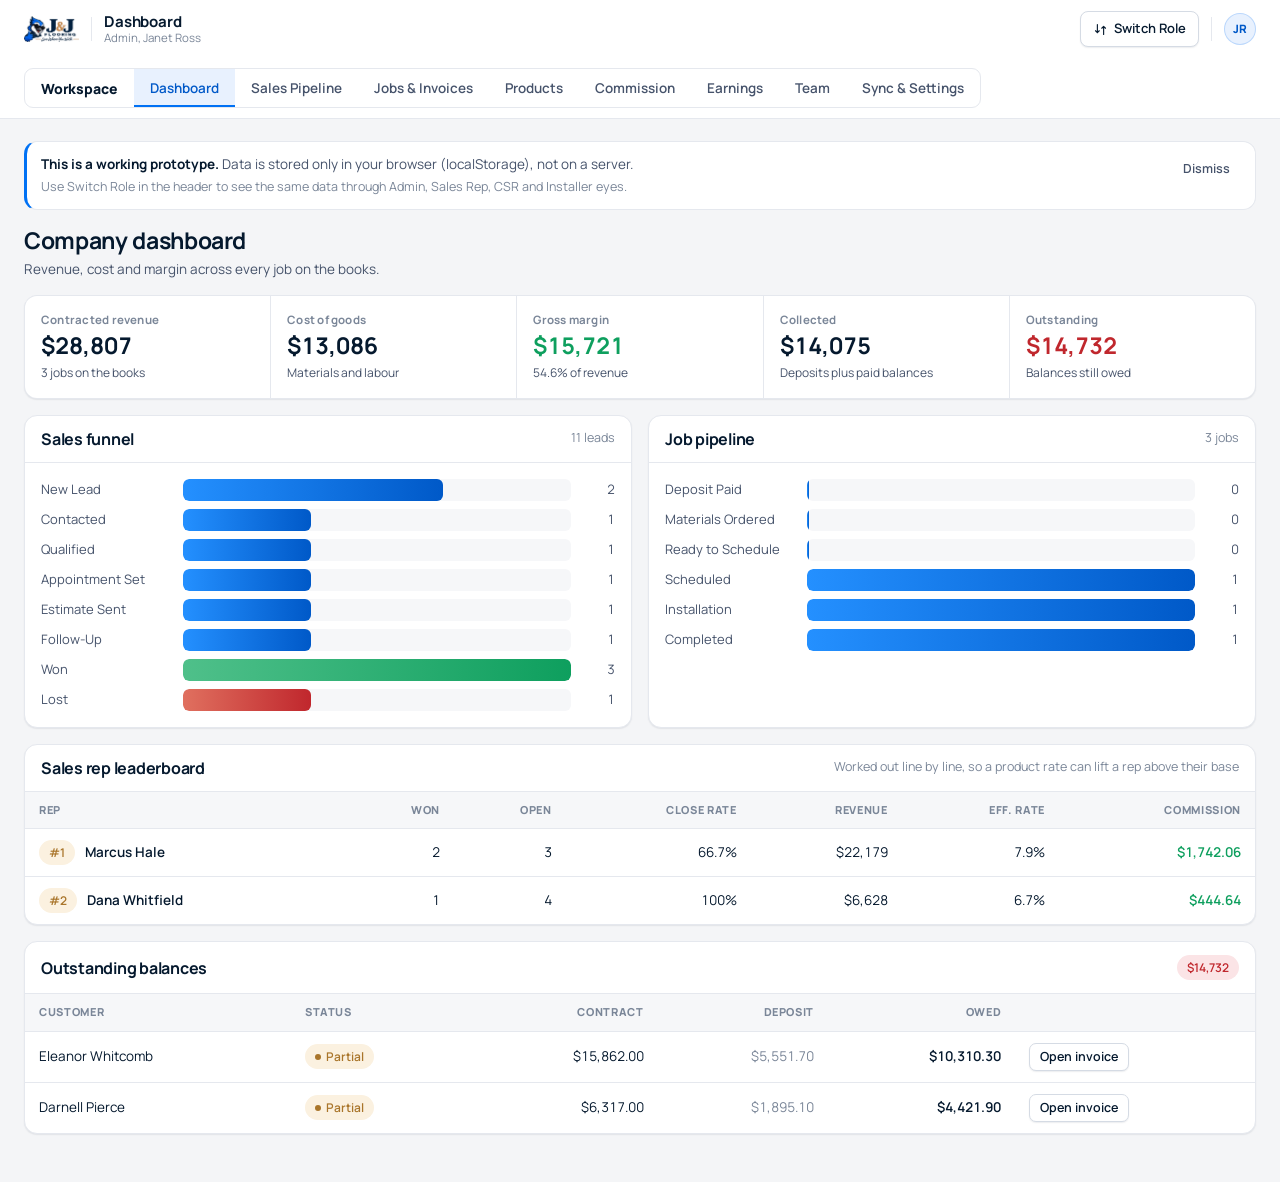
<file: .verify/seed.html>
<!DOCTYPE html>
<html><head><meta charset="utf-8"><title>seed</title></head>
<body>
<script>
(function () {
  var q = new URLSearchParams(location.search);
  var role = q.get('role') || 'Admin';
  var user = q.get('user') || '';
  var to = q.get('to') || 'admin.html';
  try {
    localStorage.setItem('jjfw.session.v1', JSON.stringify({ role: role, userId: user || null, at: new Date().toISOString() }));
    localStorage.removeItem('jjfw.db.v3');
  } catch (e) { document.title = 'STORAGE_FAIL: ' + e.message; }
  location.replace('/' + to);
})();
</script>
</body></html>
</file>
<file: css/base.css>
/* ==========================================================================
   base.css  -  J&J Flooring World
   Design tokens, reset, typography.

   BRAND SOURCE: the palette below is sampled from the live marketing site
   (jjflooringworld.com), not invented. The site ships its design tokens as
   OKLCH custom properties; the hex values here are those tokens converted
   to sRGB.

     --primary         oklch(22%   .071 251)  = #001B3A  navy
     --brand-blue      oklch(57%   .22  255)  = #0071F4  primary accent
     --brand-bright    oklch(66%   .2   252)  = #0093FF  hover / highlight
     --accent          oklch(92%   .045 78)   = #F6E2C4  warm cream
     --brand-gold-soft oklch(91%   .055 78)   = #F6DEB9  soft gold
     --wood            oklch(70%   .11  69)   = #CB914D  oak / gold accent
     --foreground      oklch(21%   .05  251)  = #05192E  ink

   SURFACE STRATEGY: the workspace leans on GoHighLevel's own neutral greys
   and white cards so the tool looks native inside the GHL frame. Brand blue
   is reserved for actions and active state, and it is applied as a soft
   tint rather than a filled block: the active tab is pale blue with blue
   text, not a slab of brand colour. Warm cream and oak survive as a
   secondary accent so the product still reads as J&J Flooring.

   TYPOGRAPHY: the app runs on Manrope, the same UI sans the live site uses,
   because that is what makes it read as a product rather than a website.
   Libre Baskerville is kept for the sign-in brand moment and Caveat for the
   e-signature only.

   Blue is the action colour; it is a tint on the active tab and on anything
   selected, and a solid fill only on a primary button.
   ========================================================================== */

@import url('https://fonts.googleapis.com/css2?family=Caveat:wght@600&family=Libre+Baskerville:ital,wght@0,400;0,700;1,400&family=Manrope:wght@400;500;600;700;800&display=swap');

:root {
  /* --- Brand core (extracted) --- */
  --navy-950:    #00122A;
  --navy-900:    #001B3A;
  --navy-800:    #062647;
  --navy-700:    #0B3260;

  --blue-700:    #0059C8;
  --blue:        #0071F4;
  --blue-400:    #2490FF;
  --blue-bright: #0093FF;
  --blue-soft:   #E8F1FE;
  --blue-tint:   #F4F8FF;

  --gold:        #CB914D;
  --gold-deep:   #A9752A;
  --gold-soft:   #FBF1E0;
  --cream:       #F6E2C4;

  /* --- Surfaces (GHL-leaning neutral) --- */
  --paper:       #F4F5F7;   /* app canvas */
  --panel:       #FFFFFF;   /* cards, top bar, tab strip */
  --panel-sunk:  #F6F7F9;   /* wells, table headers, inputs */
  --panel-2:     #F1F3F6;
  --rule:        #E5E8EE;   /* hairlines */
  --rule-strong: #D5DBE4;

  /* --- Navigation (GHL tab bar) --- */
  --tab-ink:      #46536B;   /* idle tab label */
  --tab-ink-on:   #0059C8;   /* active tab label */
  --tab-tint:     #E8F1FE;   /* active tab fill, the soft blue */
  --tab-hover:    #F3F5F8;
  --tab-divider:  #E5E8EE;

  /* --- Ink --- */
  --ink:         #05192E;
  --ink-2:       #46536B;
  --ink-3:       #7A8698;
  --ink-inv:     #F2F6FC;

  /* --- Semantic --- */
  --moss:        #0E9F5E;
  --moss-soft:   #DCF5E6;
  --clay:        #C0272D;
  --clay-soft:   #FBE4E6;
  --brass:       #A9752A;
  --brass-soft:  #FBF1E0;
  --slate:       #46536B;
  --slate-soft:  #E8ECF2;

  /* --- Elevation --- */
  --lift-1: 0 1px 2px rgba(16,32,56,.05), 0 1px 1px rgba(16,32,56,.03);
  --lift-2: 0 2px 6px rgba(16,32,56,.07), 0 10px 24px -12px rgba(16,32,56,.18);
  --lift-3: 0 24px 60px -16px rgba(2,14,32,.4);
  --lift-pop: 0 16px 40px -16px rgba(2,14,32,.3);

  /* --- Geometry --- */
  --r-sm: 6px;
  --r-md: 9px;
  --r-lg: 13px;
  --r-pill: 999px;

  /* --- Type --- */
  --body: 'Manrope', -apple-system, BlinkMacSystemFont, 'Segoe UI', Roboto, sans-serif;
  --display: var(--body);   /* app headings read as product UI, like GHL */
  --serif: 'Libre Baskerville', 'Iowan Old Style', Georgia, serif;
  --script: 'Caveat', 'Segoe Script', cursive;
  --mono: ui-monospace, SFMono-Regular, 'SF Mono', Menlo, monospace;

  /* --- Layout --- */
  --header-h: 58px;
  --nav-h: 64px;
  --wrap: 1440px;
  --gap: 16px;
}

/* Dark mode. Light is the priority; this is a considered fallback so a
   late-night user is not blinded, not an inverted copy. */
@media (prefers-color-scheme: dark) {
  :root:not([data-theme="light"]) {
    --paper:       #0E1421;
    --panel:       #151D2C;
    --panel-sunk:  #1B2434;
    --panel-2:     #18202F;
    --rule:        #273147;
    --rule-strong: #37435C;

    --tab-ink:      #B8C6D8;
    --tab-ink-on:   #7FB4FF;
    --tab-tint:     #16294A;
    --tab-hover:    #1E2839;
    --tab-divider:  #273147;

    --ink:         #EAF1FA;
    --ink-2:       #B8C6D8;
    --ink-3:       #8598B0;

    --blue-soft:   #16294A;
    --blue-tint:   #141F31;
    --gold:        #E0B276;
    --gold-soft:   #2A2418;

    --moss:        #57C98D;  --moss-soft:  #16301F;
    --clay:        #F08A88;  --clay-soft:  #38201F;
    --brass:       #E0BA62;  --brass-soft: #33290F;
    --slate:       #9EB7CC;  --slate-soft: #1E2830;

    --lift-1: 0 1px 2px rgba(0,0,0,.4);
    --lift-2: 0 2px 6px rgba(0,0,0,.4), 0 10px 24px -12px rgba(0,0,0,.55);
    --lift-3: 0 24px 60px -16px rgba(0,0,0,.75);
    --lift-pop: 0 16px 40px -16px rgba(0,0,0,.65);
  }
}

/* --- Reset --- */
*, *::before, *::after { box-sizing: border-box; }
html, body { margin: 0; padding: 0; }
html { -webkit-text-size-adjust: 100%; }

body {
  background: var(--paper);
  color: var(--ink);
  font-family: var(--body);
  font-size: 14.5px;
  line-height: 1.5;
  -webkit-font-smoothing: antialiased;
  -moz-osx-font-smoothing: grayscale;
  min-height: 100vh;
}

img, svg { max-width: 100%; display: block; }
button, input, select, textarea { font: inherit; color: inherit; }
button { cursor: pointer; }
a { color: var(--blue); text-decoration-color: color-mix(in srgb, var(--blue) 35%, transparent); text-underline-offset: 2px; }
a:hover { text-decoration-color: currentColor; }

:focus-visible {
  outline: 2px solid var(--blue);
  outline-offset: 2px;
  border-radius: var(--r-sm);
}

/* --- Typography scale --- */
h1, h2, h3, h4 { font-family: var(--display); font-weight: 700; margin: 0; line-height: 1.25; letter-spacing: -0.015em; }
h1 { font-size: 27px; }
h2 { font-size: 20px; }
h3 { font-size: 16px; }
h4 { font-size: 14.5px; font-family: var(--body); font-weight: 700; letter-spacing: 0; }
p  { margin: 0 0 10px; }

.t-meta  { font-size: 12.5px; color: var(--ink-3); }
.t-sub   { font-size: 13.5px; color: var(--ink-2); }
.t-num   { font-variant-numeric: tabular-nums; font-feature-settings: "tnum"; }
.t-mono  { font-family: var(--mono); font-size: 12.5px; }
.t-eyebrow {
  font-size: 11px; font-weight: 800; letter-spacing: .12em;
  text-transform: uppercase; color: var(--ink-3);
}

/* Utility */
.stack > * + * { margin-top: 12px; }
.row { display: flex; align-items: center; gap: 10px; }
.row-wrap { display: flex; align-items: center; gap: 10px; flex-wrap: wrap; }
.spread { display: flex; align-items: center; justify-content: space-between; gap: 12px; }
.grow { flex: 1 1 auto; min-width: 0; }
.hidden { display: none !important; }
.truncate { overflow: hidden; text-overflow: ellipsis; white-space: nowrap; }
.sr-only {
  position: absolute; width: 1px; height: 1px; padding: 0; margin: -1px;
  overflow: hidden; clip: rect(0 0 0 0); white-space: nowrap; border: 0;
}
.mt-0 { margin-top: 0 !important; }
.center { text-align: center; }

@media (prefers-reduced-motion: reduce) {
  *, *::before, *::after { animation-duration: .01ms !important; transition-duration: .01ms !important; }
}
</file>
<file: css/components.css>
/* ==========================================================================
   components.css  -  buttons, cards, pills, tables, kanban, modals, toasts
   One visual language across all four role views. Surfaces stay neutral and
   white so the workspace reads like GoHighLevel; brand blue is the only strong
   accent, and it is used as a soft tint on anything that is only selected
   (segments, list rows) and as a fill only on a primary button.
   ========================================================================== */

/* --- Buttons ------------------------------------------------------------ */
.btn {
  display: inline-flex; align-items: center; justify-content: center; gap: 7px;
  border: 1px solid var(--rule-strong);
  background: var(--panel);
  color: var(--ink);
  padding: 8px 14px;
  border-radius: 8px;
  font-size: 13.5px; font-weight: 600;
  line-height: 1.2; white-space: nowrap;
  box-shadow: var(--lift-1);
  transition: background .13s ease, border-color .13s ease, color .13s ease, box-shadow .13s ease, transform .06s ease;
}
.btn:hover { background: var(--panel-sunk); border-color: var(--rule-strong); color: var(--ink); }
.btn:active { transform: translateY(1px); box-shadow: none; }
.btn:focus-visible { outline: 2px solid var(--blue); outline-offset: 2px; }
.btn[disabled], .btn[aria-disabled="true"] {
  opacity: .45; cursor: not-allowed; pointer-events: none; box-shadow: none;
}
.btn svg { width: 16px; height: 16px; flex: none; }

.btn-primary {
  background: var(--blue); border-color: var(--blue); color: #fff;
  box-shadow: 0 1px 2px color-mix(in srgb, var(--blue) 40%, transparent);
}
.btn-primary:hover { background: var(--blue-700); border-color: var(--blue-700); color: #fff; }

.btn-go { background: var(--moss); border-color: var(--moss); color: #fff; }
.btn-go:hover { background: #0B8550; border-color: #0B8550; color: #fff; }

.btn-danger { background: var(--panel); border-color: color-mix(in srgb, var(--clay) 40%, var(--rule-strong)); color: var(--clay); }
.btn-danger:hover { background: var(--clay-soft); border-color: var(--clay); color: var(--clay); }

.btn-ghost { background: transparent; border-color: transparent; color: var(--ink-2); box-shadow: none; }
.btn-ghost:hover { background: var(--panel-sunk); border-color: transparent; color: var(--ink); }

.btn-sm { padding: 5.5px 10px; font-size: 12.5px; border-radius: 7px; gap: 5px; }
.btn-sm svg { width: 14px; height: 14px; }
.btn-lg { padding: 12px 20px; font-size: 15px; border-radius: 10px; }
.btn-block { width: 100%; }

/* --- Panels / cards ----------------------------------------------------- */
.panel {
  background: var(--panel);
  border: 1px solid var(--rule);
  border-radius: var(--r-lg);
  box-shadow: var(--lift-1);
  overflow: hidden;
}
.panel-head {
  display: flex; align-items: center; justify-content: space-between; gap: 12px;
  padding: 13px 16px;
  border-bottom: 1px solid var(--rule);
}
.panel-head h2, .panel-head h3 { margin: 0; }
.panel-body { padding: 16px; }
.panel-body.tight { padding: 14px 16px; }
.panel-foot {
  padding: 12px 16px;
  border-top: 1px solid var(--rule);
  background: var(--panel-sunk);
  display: flex; gap: 9px; align-items: center; flex-wrap: wrap;
}

/* Stat tiles read as a ledger strip, not as identical cards. */
.stat-strip {
  display: grid; gap: 1px;
  background: var(--rule);
  border: 1px solid var(--rule);
  border-radius: var(--r-lg);
  overflow: hidden;
  box-shadow: var(--lift-1);
  grid-template-columns: repeat(auto-fit, minmax(156px, 1fr));
}
.stat { background: var(--panel); padding: 15px 16px 16px; }
.stat-label { font-size: 11.5px; color: var(--ink-3); font-weight: 700; letter-spacing: .02em; }
.stat-value {
  font-family: var(--display); font-size: 23px; font-weight: 700;
  font-variant-numeric: tabular-nums; margin-top: 5px; line-height: 1.1;
}
.stat-note { font-size: 12px; color: var(--ink-2); margin-top: 5px; }
.stat-value.good { color: var(--moss); }
.stat-value.warn { color: var(--clay); }
.stat-value.gold { color: var(--gold-deep); }

/* --- Stacked list rows --------------------------------------------------
   Used by the appointment and notes lists. They live in one panel, so only
   the last row drops its hairline; otherwise a stray line hangs under the
   panel's own bottom edge. */
.list-row {
  display: flex; align-items: center; justify-content: space-between; gap: 12px;
  padding: 12px 16px; border-bottom: 1px solid var(--rule);
  transition: background .1s ease;
}
.list-row:last-child { border-bottom: 0; }
.list-row:hover { background: var(--panel-sunk); }
.list-row .lr-main { min-width: 0; }
.list-row .lr-title { font-weight: 600; font-size: 13.5px; }
.list-row .lr-meta { font-size: 12.5px; color: var(--ink-3); margin-top: 3px; }
.list-row .lr-right { flex: none; text-align: right; }

.note-row, .dotted-row { padding: 9px 0; border-bottom: 1px dotted var(--rule); }
.note-row:first-child, .dotted-row:first-child { padding-top: 2px; }
.note-row:last-child, .dotted-row:last-child { border-bottom: 0; padding-bottom: 0; }
.note-row .nr-text { font-size: 13.5px; }
.note-row .nr-meta { font-size: 12.5px; color: var(--ink-3); margin-top: 3px; }

/* --- Pills / badges ----------------------------------------------------- */
.pill {
  display: inline-flex; align-items: center; gap: 5px;
  padding: 2.5px 9px; border-radius: var(--r-pill);
  font-size: 12px; font-weight: 600;
  background: var(--panel-sunk); color: var(--ink-2);
  border: 1px solid transparent;
  white-space: nowrap;
}
.pill-dot::before {
  content: ''; width: 6px; height: 6px; border-radius: 50%;
  background: currentColor; flex: none;
}
.pill-moss  { background: var(--moss-soft);  color: var(--moss); }
.pill-clay  { background: var(--clay-soft);  color: var(--clay); }
.pill-brass { background: var(--brass-soft); color: var(--brass); }
.pill-oak   { background: var(--gold-soft);  color: var(--gold-deep); }
.pill-slate { background: var(--slate-soft); color: var(--slate); }
.pill-blue  { background: var(--blue-soft);  color: var(--blue-700); }
.pill-outline { background: var(--panel); border-color: var(--rule-strong); color: var(--ink-2); }

/* --- Forms -------------------------------------------------------------- */
.field { display: block; margin-bottom: 14px; }
.field > label,
.label {
  display: block; font-size: 12px; font-weight: 700;
  color: var(--ink-2); margin-bottom: 6px; letter-spacing: .01em;
}
.input, .select, .textarea {
  width: 100%;
  background: var(--panel);
  border: 1px solid var(--rule-strong);
  border-radius: 8px;
  padding: 8.5px 11px;
  font-size: 14px;
  color: var(--ink);
  transition: border-color .12s ease, box-shadow .12s ease;
}
.input::placeholder, .textarea::placeholder { color: var(--ink-3); }
.input:focus, .select:focus, .textarea:focus {
  outline: none;
  border-color: var(--blue);
  box-shadow: 0 0 0 3px color-mix(in srgb, var(--blue) 16%, transparent);
}
.textarea { min-height: 80px; resize: vertical; font-family: var(--body); }
.select { appearance: none; padding-right: 30px; cursor: pointer;
  background-image: linear-gradient(45deg, transparent 50%, var(--ink-3) 50%),
                    linear-gradient(135deg, var(--ink-3) 50%, transparent 50%);
  background-position: calc(100% - 15px) 17px, calc(100% - 10px) 17px;
  background-size: 5px 5px, 5px 5px;
  background-repeat: no-repeat;
}
.field-row { display: flex; gap: 12px; flex-wrap: wrap; }
.field-row > .field { flex: 1 1 150px; margin-bottom: 14px; }
.check { display: flex; align-items: flex-start; gap: 9px; font-size: 14px; cursor: pointer; }
.check input { margin-top: 3px; width: 16px; height: 16px; accent-color: var(--blue); }

/* --- Tables -------------------------------------------------------------
   The scroll region is the wrapper, not the page. Two reasons: a wide table
   still scrolls sideways, and a long one scrolls inside its card with the
   header pinned to the top of that region. That is also the only way the
   sticky header can work here, because a clipped ancestor such as .panel
   becomes the scrollport, and an offset against the viewport would then push
   the header down into the middle of its own rows. So: top is 0, and the
   wrapper owns the scrolling. */
.table-wrap {
  overflow: auto;
  max-height: 70vh;
  -webkit-overflow-scrolling: touch;
  overscroll-behavior: contain;
}
table.grid { width: 100%; border-collapse: collapse; font-size: 13.5px; }
table.grid th {
  text-align: left; font-size: 11px; font-weight: 800; color: var(--ink-3);
  letter-spacing: .06em; text-transform: uppercase;
  padding: 10px 14px; background: var(--panel-sunk);
  border-bottom: 1px solid var(--rule);
  position: sticky; top: 0; z-index: 1;
  white-space: nowrap;
}
table.grid td { padding: 11px 14px; border-bottom: 1px solid var(--rule); vertical-align: middle; }
table.grid tbody tr:last-child td { border-bottom: 0; }
table.grid tbody tr { transition: background .1s ease; }
table.grid tbody tr:hover { background: var(--blue-tint); }
table.grid td.num, table.grid th.num { text-align: right; font-variant-numeric: tabular-nums; }
table.grid .muted { color: var(--ink-3); }
/* A table that follows a body block inside the same panel — the default-rate
   row above the rep table on Commission — needs the same hairline every
   other junction inside a panel already has. */
.panel-body + .table-wrap { border-top: 1px solid var(--rule); }

/* --- Kanban ------------------------------------------------------------- */
.board {
  display: grid;
  grid-auto-flow: column;
  grid-auto-columns: minmax(252px, 1fr);
  gap: 14px;
  overflow-x: auto;
  padding: 16px;
  background: var(--panel-sunk);
  border: 1px solid var(--rule);
  border-radius: var(--r-lg);
  -webkit-overflow-scrolling: touch;
}
.col { display: flex; flex-direction: column; min-width: 0; }
.col-head {
  display: flex; align-items: center; justify-content: space-between; gap: 8px;
  padding: 0 2px 10px;
  border-bottom: 2px solid var(--rule-strong);
  margin-bottom: 11px;
}
.col-head .name { font-size: 12.5px; font-weight: 700; letter-spacing: .01em; }
.col-head .count {
  font-size: 11.5px; color: var(--ink-2); font-variant-numeric: tabular-nums;
  background: var(--panel); border: 1px solid var(--rule); border-radius: var(--r-pill); padding: 1px 8px;
}
.col-body { display: flex; flex-direction: column; gap: 9px; min-height: 44px; }
.col.won   .col-head { border-bottom-color: var(--moss); }
.col.lost  .col-head { border-bottom-color: var(--clay); }

.tile {
  background: var(--panel);
  border: 1px solid var(--rule);
  border-left: 3px solid color-mix(in srgb, var(--blue) 40%, var(--rule-strong));
  border-radius: 9px;
  padding: 11px 12px;
  box-shadow: var(--lift-1);
  cursor: pointer;
  transition: border-color .12s ease, box-shadow .12s ease, transform .08s ease;
}
.tile:hover { border-color: var(--rule-strong); border-left-color: var(--blue); box-shadow: var(--lift-2); transform: translateY(-1px); }
.tile:focus-visible { outline: 2px solid var(--blue); outline-offset: 1px; }
.tile .tile-name { font-weight: 700; font-size: 13.5px; }
.tile .tile-meta { font-size: 12px; color: var(--ink-3); margin-top: 4px; }
.tile .tile-foot { margin-top: 9px; display: flex; align-items: center; gap: 6px; flex-wrap: wrap; }
.tile.won  { border-left-color: var(--moss); }
.tile.lost { border-left-color: var(--clay); opacity: .85; }

/* --- Funnel bars -------------------------------------------------------- */
.funnel { display: flex; flex-direction: column; gap: 8px; }
.funnel-row { display: grid; grid-template-columns: minmax(0, 132px) 1fr 34px; align-items: center; gap: 10px; }
.funnel-row .fl { font-size: 13px; color: var(--ink-2); overflow: hidden; text-overflow: ellipsis; white-space: nowrap; }
.funnel-row .fn { font-size: 13px; text-align: right; font-variant-numeric: tabular-nums; color: var(--ink-2); }
@media (max-width: 560px) { .funnel-row { grid-template-columns: minmax(0, 92px) 1fr 30px; gap: 8px; } }
.funnel-bar { height: 22px; background: var(--panel-sunk); border-radius: var(--r-sm); overflow: hidden; }
.funnel-bar > span {
  display: block; height: 100%;
  background: linear-gradient(90deg, var(--blue-400), var(--blue-700));
  border-radius: var(--r-sm);
  min-width: 2px;
}
.funnel-row.is-won  .funnel-bar > span { background: linear-gradient(90deg, #4FC08A, var(--moss)); }
.funnel-row.is-lost .funnel-bar > span { background: linear-gradient(90deg, #E0705F, var(--clay)); }

/* --- Progress rail (job stage) ------------------------------------------ */
.rail { display: flex; align-items: center; gap: 0; flex-wrap: wrap; }
.rail-step { display: flex; align-items: center; gap: 6px; font-size: 12px; color: var(--ink-3); }
.rail-step + .rail-step::before {
  content: ''; width: 16px; height: 1px; background: var(--rule-strong); margin: 0 7px;
}
.rail-step .dot {
  width: 9px; height: 9px; border-radius: 50%;
  border: 1.5px solid var(--rule-strong); background: var(--panel);
}
.rail-step.done .dot { background: var(--moss); border-color: var(--moss); }
.rail-step.current .dot { background: var(--blue); border-color: var(--blue); box-shadow: 0 0 0 3px var(--blue-soft); }
.rail-step.current { color: var(--ink); font-weight: 700; }

/* --- Modal -------------------------------------------------------------- */
/* The estimate builder needs the extra width to break into two columns. */
.modal.wide { max-width: 900px; }
.scrim {
  position: fixed; inset: 0; z-index: 90;
  background: rgba(2,14,32,.5);
  backdrop-filter: blur(3px);
  display: flex; align-items: center; justify-content: center;
  padding: 18px;
  animation: fade .14s ease;
}
@keyframes fade { from { opacity: 0; } }
.modal {
  background: var(--panel);
  border: 1px solid var(--rule-strong);
  border-radius: var(--r-lg);
  box-shadow: var(--lift-3);
  width: 100%; max-width: 560px;
  max-height: calc(100vh - 36px);
  display: flex; flex-direction: column;
  animation: rise .16s ease;
  overflow: hidden;
}
@keyframes rise { from { transform: translateY(10px); opacity: 0; } }
.modal-head {
  display: flex; align-items: flex-start; justify-content: space-between; gap: 12px;
  padding: 15px 16px 13px;
  border-bottom: 1px solid var(--rule);
}
.modal-head h3 { letter-spacing: -0.015em; }
.modal-body { padding: 16px; overflow-y: auto; }
.modal-foot {
  padding: 13px 16px; border-top: 1px solid var(--rule);
  display: flex; gap: 9px; justify-content: flex-end; flex-wrap: wrap;
  background: var(--panel-sunk);
}
.x-btn {
  border: 0; background: transparent; color: var(--ink-3);
  font-size: 20px; line-height: 1; padding: 4px 8px; border-radius: 6px;
}
.x-btn:hover { background: var(--panel-sunk); color: var(--ink); }

/* --- Toasts ------------------------------------------------------------- */
.toast-dock {
  position: fixed; z-index: 120; left: 50%; transform: translateX(-50%);
  bottom: calc(var(--nav-h) + 16px);
  display: flex; flex-direction: column; gap: 8px; align-items: center;
  pointer-events: none; width: min(420px, calc(100vw - 24px));
}
@media (min-width: 860px) { .toast-dock { bottom: 22px; } }
.toast {
  pointer-events: auto;
  width: 100%;
  display: flex; align-items: flex-start; gap: 9px;
  background: var(--navy-900); color: var(--ink-inv);
  border-radius: 9px;
  padding: 11px 14px;
  box-shadow: var(--lift-3);
  font-size: 13.5px;
  animation: toastIn .18s ease;
}
@keyframes toastIn { from { transform: translateY(12px); opacity: 0; } }
.toast.is-out { animation: toastOut .2s ease forwards; }
@keyframes toastOut { to { transform: translateY(8px); opacity: 0; } }
.toast .mark { flex: none; width: 7px; height: 7px; border-radius: 50%; margin-top: 6px; background: var(--blue-400); }
.toast.ok   .mark { background: #5FD3A0; }
.toast.warn .mark { background: #F2A6A0; }
.toast .txt { flex: 1 1 auto; }

/* --- Empty states ------------------------------------------------------- */
.empty {
  text-align: center; padding: 34px 20px;
  color: var(--ink-3);
  border: 1px dashed var(--rule-strong);
  border-radius: var(--r-lg);
  background: var(--panel);
}
.empty .empty-mark { font-family: var(--display); font-size: 19px; color: var(--ink-2); margin-bottom: 6px; }
.empty p { margin: 0 auto; max-width: 360px; font-size: 13.5px; }

/* --- Skeleton / loading ------------------------------------------------- */
.skel {
  background: linear-gradient(90deg, var(--panel-sunk) 25%, var(--blue-tint) 37%, var(--panel-sunk) 63%);
  background-size: 400% 100%;
  animation: shimmer 1.3s ease infinite;
  border-radius: var(--r-sm);
  height: 13px;
}
@keyframes shimmer { 0% { background-position: 100% 0; } 100% { background-position: 0 0; } }

/* --- Sync log feed ------------------------------------------------------ */
.sync-feed { max-height: 280px; overflow-y: auto; }
.sync-item {
  display: flex; gap: 10px; align-items: flex-start;
  padding: 9px 0; border-bottom: 1px dotted var(--rule);
  font-size: 13px;
}
.sync-item:last-child { border-bottom: 0; }
.sync-item .arrow {
  flex: none; font-family: var(--mono); font-size: 10.5px; font-weight: 700;
  padding: 2px 6px; border-radius: 5px;
}
.sync-item.out .arrow { background: var(--blue-soft); color: var(--blue-700); }
.sync-item.in  .arrow { background: var(--slate-soft); color: var(--slate); }
.sync-item .msg { flex: 1 1 auto; min-width: 0; }
.sync-item time { flex: none; font-size: 11.5px; color: var(--ink-3); }

/* --- Photo chips -------------------------------------------------------- */
.photo-grid { display: grid; grid-template-columns: repeat(auto-fill, minmax(104px, 1fr)); gap: 10px; }
.photo-chip {
  border: 1px solid var(--rule); border-radius: 9px;
  background: var(--panel-sunk);
  aspect-ratio: 4 / 3;
  display: flex; flex-direction: column; justify-content: flex-end;
  padding: 8px; overflow: hidden; position: relative;
}
.photo-chip::before {
  content: ''; position: absolute; inset: 0;
  background:
    repeating-linear-gradient(115deg, transparent 0 13px, color-mix(in srgb, var(--blue) 10%, transparent) 13px 15px);
}
.photo-chip .lbl { position: relative; font-size: 11.5px; font-weight: 700; color: var(--blue-700); }
.photo-chip .tm { position: relative; font-size: 10.5px; color: var(--ink-3); }

/* --- Misc --------------------------------------------------------------- */
.divider { height: 1px; background: var(--rule); margin: 16px 0; border: 0; }
.kv { display: grid; grid-template-columns: auto minmax(0, 1fr); gap: 7px 16px; font-size: 13.5px; }
.kv dt { color: var(--ink-3); }
.kv dd { margin: 0; text-align: right; font-variant-numeric: tabular-nums; font-weight: 600; overflow-wrap: anywhere; }
.money-big { font-family: var(--display); font-size: 22px; font-weight: 700; font-variant-numeric: tabular-nums; }
.seg {
  display: inline-flex; background: var(--panel-sunk);
  border: 1px solid var(--rule); border-radius: 8px; padding: 2px; gap: 2px;
}
.seg button {
  border: 0; background: transparent; color: var(--ink-2);
  padding: 5px 12px; border-radius: 6px; font-size: 13px; font-weight: 600;
}
.seg button:hover { color: var(--ink); }
.seg button[aria-pressed="true"] { background: var(--tab-tint); color: var(--tab-ink-on); box-shadow: none; }
</file>
<file: css/layout.css>
/* ==========================================================================
   layout.css  -  app shell
   Modelled on GoHighLevel's own frame so the tool reads as native when it is
   embedded as a GHL custom page: a white top bar carrying the logo, the page
   actions and the signed-in user, a horizontal tab strip under it, and a
   neutral canvas holding white cards.

   There is no sidebar. Destinations live in the tab strip, which is the same
   pattern GHL uses for a module's sub navigation: a bordered pill of tabs
   with a blue underline on the one you are standing on. The canvas and the
   cards stay white so the only brand colour on a page is the accent on the
   active tab and the primary button.

   Responsive: the tab strip scrolls sideways instead of collapsing, so every
   destination stays one tap away on a phone. The Installer never gets a tab
   strip and keeps its bottom tab bar.
   ========================================================================== */

/* --- Shell -------------------------------------------------------------- */
.app { min-height: 100vh; display: flex; flex-direction: column; }
.shell { flex: 1 1 auto; display: flex; flex-direction: column; min-width: 0; }

/* --- Top bar ------------------------------------------------------------ */
.appbar {
  position: sticky; top: 0; z-index: 40;
  height: var(--header-h); flex: none;
  display: flex; align-items: center; gap: 12px;
  padding: 0 18px;
  background: var(--panel);
}
/* The Installer has no tab strip, so its top bar carries the hairline. */
.appbar.appbar-solo { border-bottom: 1px solid var(--rule); }
.appbar > * { flex: none; min-width: 0; }
.appbar .spacer { flex: 1 1 auto; }

.appbar .bar-logo { display: flex; align-items: center; flex: none; text-decoration: none; }
.appbar .bar-logo img { height: 26px; width: auto; }

.bar-rule { width: 1px; height: 24px; background: var(--rule); flex: none; }

.crumb-wrap { display: flex; flex-direction: column; min-width: 0; }
.crumb {
  font-weight: 700; font-size: 15px;
  letter-spacing: -0.01em; line-height: 1.3;
  white-space: nowrap; overflow: hidden; text-overflow: ellipsis;
}
.crumb-sub {
  font-size: 11.5px; color: var(--ink-3); line-height: 1.3;
  white-space: nowrap; overflow: hidden; text-overflow: ellipsis;
}

.appbar .bar-btn {
  display: inline-flex; align-items: center; gap: 6px;
  border: 1px solid var(--rule-strong); background: var(--panel);
  color: var(--ink); border-radius: 8px;
  padding: 7px 12px; font-size: 13px; font-weight: 600;
  box-shadow: var(--lift-1);
  transition: background .12s ease, border-color .12s ease, color .12s ease;
}
.appbar .bar-btn:hover { background: var(--panel-sunk); }
.appbar .bar-btn svg { width: 15px; height: 15px; }
.appbar .bar-btn.bar-btn-accent {
  background: var(--blue); border-color: var(--blue); color: #fff;
  box-shadow: 0 1px 2px color-mix(in srgb, var(--blue) 40%, transparent);
}
.appbar .bar-btn.bar-btn-accent:hover { background: var(--blue-700); border-color: var(--blue-700); }

.bar-user { display: flex; align-items: center; flex: none; }
.bar-avatar {
  width: 32px; height: 32px; border-radius: 50%;
  display: grid; place-items: center;
  background: var(--tab-tint); color: var(--tab-ink-on);
  border: 1px solid color-mix(in srgb, var(--blue) 20%, transparent);
  font-size: 11.5px; font-weight: 800; letter-spacing: .02em;
}

.role-chip {
  display: inline-flex; align-items: center; gap: 6px;
  font-size: 11.5px; font-weight: 700;
  padding: 4px 10px; border-radius: var(--r-pill);
  background: var(--blue-soft); color: var(--blue-700);
  border: 1px solid color-mix(in srgb, var(--blue) 18%, transparent);
  white-space: nowrap;
}

@media (max-width: 760px) {
  .appbar { gap: 9px; padding: 0 12px; }
  .crumb { font-size: 14.5px; }
  .crumb-sub { display: none; }
  .bar-rule { display: none; }
  .appbar .bar-btn { padding: 7px 10px; }
  .appbar .bar-btn .lbl { display: none; }
}

/* --- Tab strip (the GHL navigation) ------------------------------------- */
.subnav {
  position: sticky; top: var(--header-h); z-index: 39;
  flex: none;
  background: var(--panel);
  border-bottom: 1px solid var(--rule);
}
.subnav-inner {
  width: 100%; max-width: var(--wrap); margin: 0 auto;
  padding: 10px 18px;
  display: flex; align-items: center;
  overflow-x: auto; overflow-y: hidden;
  -webkit-overflow-scrolling: touch;
}
.subnav-inner::-webkit-scrollbar { height: 6px; }
.subnav-inner::-webkit-scrollbar-thumb { background: var(--rule-strong); border-radius: 99px; }
.subnav-inner::-webkit-scrollbar-track { background: transparent; }

.tabs {
  display: inline-flex; align-items: stretch; flex: none;
  border: 1px solid var(--rule);
  border-radius: 9px;
  background: var(--panel);
  overflow: hidden;
}
.tabs > * + * { border-left: 1px solid var(--tab-divider); }

/* The bold leading cell. GHL labels the module here, then lists the tabs. */
.tabs-title {
  display: inline-flex; align-items: center;
  height: 38px; padding: 0 16px;
  font-size: 14px; font-weight: 800; letter-spacing: -0.012em;
  color: var(--ink); white-space: nowrap;
}

.tabs button {
  height: 38px; padding: 0 16px;
  display: inline-flex; align-items: center;
  border: 0; background: transparent; cursor: pointer;
  font-size: 13.5px; font-weight: 600; color: var(--tab-ink);
  white-space: nowrap;
  box-shadow: inset 0 -2px 0 transparent;
  transition: background .13s ease, color .13s ease, box-shadow .13s ease;
}
.tabs button:hover { background: var(--tab-hover); color: var(--ink); }
.tabs button[aria-selected="true"] {
  background: var(--tab-tint);
  color: var(--tab-ink-on);
  box-shadow: inset 0 -2px 0 var(--blue);
}
.tabs button:focus-visible { outline: 2px solid var(--blue); outline-offset: -3px; }
/* On a phone the label cell would eat the room the tabs need. The top bar
   already says where you are, so the strip drops to destinations only. */
@media (max-width: 560px) { .tabs-title { display: none; } }

/* --- Phone nav: select menu --------------------------------------------- */
/* Below 560px the pill of tabs cannot fit its own labels (they clip), so it
   swaps for a select: same destinations, one control that never truncates.
   The JS in wireTabs fills its options from the tab buttons and keeps the
   value in step, so both stay one source of truth. */
.tab-select {
  display: none;
  width: 100%;
  border: 1px solid var(--rule-strong);
  background: var(--panel);
  color: var(--ink);
  box-shadow: var(--lift-1);
}
@media (max-width: 560px) {
  .tabs { display: none; }
  .subnav-inner { padding: 8px 12px; }
  /* 16px keeps iOS from zooming the viewport when the menu is focused. */
  .tab-select {
    display: block;
    padding: 10px 30px 10px 12px;
    border-radius: 9px;
    font-size: 16px;
    font-weight: 700;
    letter-spacing: -0.01em;
  }
}

/* --- Main --------------------------------------------------------------- */
.main {
  flex: 1 1 auto;
  width: 100%;
  max-width: var(--wrap);
  margin: 0 auto;
  padding: 20px 18px 44px;
}
.view { display: none; }
.view.is-active { display: block; animation: viewIn .18s ease; }
@keyframes viewIn { from { opacity: 0; transform: translateY(4px); } }

.view-head { margin-bottom: 16px; }
.view-head h1 { font-size: 21px; }
.view-head .sub { font-size: 13.5px; color: var(--ink-2); margin-top: 4px; max-width: 78ch; }

.grid-2 { display: grid; gap: var(--gap); grid-template-columns: 1fr; }
.grid-3 { display: grid; gap: var(--gap); grid-template-columns: 1fr; }
@media (min-width: 900px) {
  .grid-2 { grid-template-columns: 1fr 1fr; }
  .grid-3 { grid-template-columns: 2fr 1fr; }
}
/* Sections are mounted by JS as a flat list of blocks, so spacing cannot
   rely on a .section class pairing with the previous sibling — some blocks
   carry it, some do not, which left cards sitting flush against each other.
   Gap every direct child of a mount point instead. The inline 16px margins
   the renderers already set match this value, and adjacent block margins
   collapse, so nothing doubles up. */
[data-mount] > * + * { margin-top: var(--gap); }

/* --- Demo banner -------------------------------------------------------- */
.demo-banner {
  background: var(--panel);
  border: 1px solid var(--rule);
  border-left: 3px solid var(--blue);
  border-radius: var(--r-lg);
  padding: 12px 14px;
  margin-bottom: var(--gap);
  display: flex; gap: 12px; align-items: flex-start;
  font-size: 13.5px; color: var(--ink-2);
}
.demo-banner strong { color: var(--ink); }
.demo-banner .close { margin-left: auto; }

/* --- Sign in ------------------------------------------------------------ */
/* White first: a single card on a hint of blue, so the brand shows up in the
   logo, the tagline and the role accents rather than in a wall of colour. */
.login-page {
  min-height: 100vh;
  display: flex; align-items: center; justify-content: center;
  padding: 32px 18px 44px;
  background:
    radial-gradient(880px 400px at 50% -180px, var(--blue-soft), transparent 72%),
    var(--paper);
}
.login-main { width: 100%; max-width: 800px; }
.login-card {
  width: 100%;
  background: var(--panel);
  border: 1px solid var(--rule);
  border-radius: var(--r-lg);
  box-shadow: var(--lift-2);
  padding: 28px 28px 22px;
}
@media (max-width: 560px) { .login-card { padding: 22px 18px 18px; } }

.login-brand { display: flex; align-items: center; justify-content: center; }
.login-brand a { display: block; }
.login-brand img { height: 34px; width: auto; }
.login-tag {
  font-family: var(--script); font-size: 21px; line-height: 1.1;
  color: var(--gold-deep); margin: 9px 0 14px;
  text-align: center;
}
.login-eyebrow { margin-bottom: 6px; }
.login-main h1 { font-size: 24px; font-family: var(--serif); font-weight: 700; }
.login-main .lede { font-size: 13.5px; color: var(--ink-2); margin: 8px 0 20px; max-width: 64ch; }

.role-grid { display: grid; gap: 12px; grid-template-columns: 1fr; margin-top: 4px; }
@media (min-width: 720px) { .role-grid { grid-template-columns: 1fr 1fr; } }

.role-btn {
  text-align: left;
  border: 1px solid var(--rule);
  background: var(--panel);
  border-radius: var(--r-lg);
  padding: 16px 18px;
  display: flex; gap: 14px; align-items: stretch;
  box-shadow: var(--lift-1);
  transition: transform .1s ease, box-shadow .14s ease, border-color .14s ease;
}
.role-btn:hover {
  transform: translateY(-2px); box-shadow: var(--lift-2);
  border-color: color-mix(in srgb, var(--accent, var(--blue)) 45%, var(--rule));
}
.role-btn:active { transform: translateY(0); box-shadow: var(--lift-1); }

.role-btn .ico {
  flex: none; width: 42px; height: 42px; border-radius: 11px; margin-top: 1px;
  display: grid; place-items: center;
  background: color-mix(in srgb, var(--accent, var(--blue)) 12%, var(--panel));
  border: 1px solid color-mix(in srgb, var(--accent, var(--blue)) 22%, transparent);
  color: var(--accent, var(--blue));
  transition: background .14s ease;
}
.role-btn:hover .ico { background: color-mix(in srgb, var(--accent, var(--blue)) 18%, var(--panel)); }

/* Column body: title row with the chevron, then the description, then the
   who-line anchored to the bottom — equal-height grid cells otherwise leave
   that footnote floating with dead space under it. */
.rb-body { flex: 1 1 auto; min-width: 0; display: flex; flex-direction: column; }
.rb-head { display: flex; align-items: center; justify-content: space-between; gap: 10px; }
/* Block display: these are spans, and inline layout ran the role name
   straight into its description ("AdminFull visibility…"). */
.role-btn .rn { display: block; font-size: 15px; font-weight: 700; letter-spacing: -0.012em; }
.rb-arrow {
  flex: none; display: inline-flex; color: var(--ink-3); opacity: .45;
  transition: transform .14s ease, color .14s ease, opacity .14s ease;
}
.rb-arrow svg { width: 15px; height: 15px; }
.role-btn:hover .rb-arrow { color: var(--accent, var(--blue)); opacity: 1; transform: translateX(3px); }
.role-btn .rd { display: block; font-size: 13px; color: var(--ink-2); margin-top: 5px; margin-bottom: 14px; line-height: 1.5; }
.role-btn .who {
  display: block; font-size: 12px; color: var(--ink-3);
  margin-top: auto; padding-top: 10px; border-top: 1px solid var(--rule);
}

.login-points {
  list-style: none; margin: 22px 0 0; padding: 16px 0 0;
  border-top: 1px solid var(--rule);
  display: flex; flex-direction: column; gap: 8px;
}
.login-points li { display: flex; gap: 9px; align-items: flex-start; font-size: 12.5px; color: var(--ink-2); }
.login-points .tick {
  flex: none; width: 16px; height: 16px; border-radius: 50%; margin-top: 1px;
  background: var(--tab-tint); color: var(--tab-ink-on);
  display: grid; place-items: center; font-size: 9.5px; font-weight: 800;
}

.login-foot {
  margin-top: 18px; padding-top: 16px; border-top: 1px solid var(--rule);
  display: flex; gap: 12px; align-items: center; flex-wrap: wrap;
  font-size: 12.5px; color: var(--ink-3);
}

/* --- Installer (mobile first) ------------------------------------------ */
.inst-main { padding-bottom: calc(var(--nav-h) + 30px); }

.bottombar {
  position: fixed; left: 0; right: 0; bottom: 0; z-index: 50;
  height: var(--nav-h);
  background: var(--panel);
  border-top: 1px solid var(--rule);
  display: flex;
  padding: 0 6px;
  padding-bottom: env(safe-area-inset-bottom);
  box-shadow: 0 -2px 14px -8px rgba(2,14,32,.28);
}
.bottombar button {
  flex: 1 1 0; margin: 6px 3px; border: 0; background: transparent;
  display: flex; flex-direction: column; align-items: center; justify-content: center; gap: 3px;
  font-size: 11.5px; font-weight: 600; color: var(--ink-3);
  padding: 4px; border-radius: 10px;
  transition: background .12s ease, color .12s ease;
}
.bottombar button svg { width: 21px; height: 21px; }
.bottombar button:hover { background: var(--tab-hover); color: var(--ink-2); }
.bottombar button[aria-selected="true"] { color: var(--tab-ink-on); background: var(--tab-tint); }
.bottombar button[aria-selected="true"] svg { color: var(--blue); }
.bottombar button b { font-weight: 800; }
@media (min-width: 768px) {
  .bottombar {
    left: 50%; right: auto; bottom: 18px;
    transform: translateX(-50%);
    width: min(540px, calc(100vw - 40px));
    height: 60px;
    border: 1px solid var(--rule-strong);
    border-radius: var(--r-pill);
    padding: 0 6px;
    box-shadow: var(--lift-pop);
  }
  .bottombar button { border-radius: var(--r-pill); margin: 6px 3px; }
}

.job-card {
  background: var(--panel);
  border: 1px solid var(--rule);
  border-radius: var(--r-lg);
  box-shadow: var(--lift-1);
  overflow: hidden;
}
.job-card + .job-card { margin-top: 14px; }
.job-card .jc-top { padding: 15px 16px 13px; box-shadow: inset 4px 0 0 var(--blue); }
.job-card.is-today .jc-top { box-shadow: inset 4px 0 0 var(--moss); }
.job-card.is-done .jc-top { box-shadow: inset 4px 0 0 var(--gold); }
.job-card .jc-name { font-size: 16px; font-weight: 700; letter-spacing: -0.012em; }
.job-card .jc-addr { font-size: 13px; color: var(--ink-2); margin-top: 4px; }
.job-card .jc-meta { display: flex; gap: 8px; flex-wrap: wrap; margin-top: 11px; }
.job-card .jc-foot {
  padding: 12px 16px; background: var(--panel-sunk); border-top: 1px solid var(--rule);
  display: flex; gap: 8px; flex-wrap: wrap;
}

.scope-list { list-style: none; margin: 0; padding: 0; font-size: 13.5px; }
.scope-list li {
  display: flex; justify-content: space-between; gap: 12px;
  padding: 8px 0; border-bottom: 1px dotted var(--rule);
}
.scope-list li:last-child { border-bottom: 0; }
.scope-list .q { color: var(--ink-3); font-variant-numeric: tabular-nums; white-space: nowrap; }

/* --- Estimate builder ---------------------------------------------------
   The builder only splits into two columns once the modal is actually wide
   enough to hold them, which is what the previous 980px breakpoint missed. */
.builder { display: grid; gap: var(--gap); grid-template-columns: 1fr; }
@media (min-width: 960px) { .builder { grid-template-columns: 1.1fr 1fr; align-items: start; } }

.catalog { max-height: 400px; overflow-y: auto; border: 1px solid var(--rule); border-radius: var(--r-md); }
.cat-row {
  display: flex; align-items: center; gap: 12px;
  padding: 10px 12px; border-bottom: 1px solid var(--rule);
}
.cat-row:last-child { border-bottom: 0; }
.cat-row:hover { background: var(--panel-sunk); }
.cat-row .cn { font-size: 13.5px; font-weight: 600; }
.cat-row .cm { font-size: 11.5px; color: var(--ink-3); margin-top: 2px; }
.cat-row .cp { font-size: 13px; font-variant-numeric: tabular-nums; white-space: nowrap; color: var(--ink-2); }

.tierbox { border: 1px solid var(--rule); border-radius: var(--r-md); overflow: hidden; background: var(--panel); }
.tierbox + .tierbox { margin-top: 12px; }
.tierbox > header {
  display: flex; align-items: center; justify-content: space-between; gap: 10px;
  padding: 10px 12px; background: var(--panel-sunk); border-bottom: 1px solid var(--rule);
}
.tierbox.good   > header { box-shadow: inset 3px 0 0 var(--slate); }
.tierbox.better > header { box-shadow: inset 3px 0 0 var(--gold); }
.tierbox.best   > header { box-shadow: inset 3px 0 0 var(--moss); }
.tierbox > header .tname { font-size: 14px; font-weight: 700; letter-spacing: -0.012em; }
.line-row {
  display: grid; grid-template-columns: minmax(0, 1fr) 64px 82px 26px;
  gap: 8px; align-items: center;
  padding: 9px 12px; border-bottom: 1px solid var(--rule);
  font-size: 13.5px;
}
.line-row:last-child { border-bottom: 0; }
.line-row .lp { text-align: right; font-variant-numeric: tabular-nums; }
.line-row input { padding: 5px 7px; font-size: 13px; }
/* Phones: the name gets its own row instead of being squeezed to nothing. */
@media (max-width: 520px) {
  .line-row { grid-template-columns: minmax(0, 1fr) 64px 26px; row-gap: 8px; }
  .line-row > div:first-child { grid-column: 1 / -1; }
}

/* --- Sign sheet --------------------------------------------------------- */
.signsheet {
  border: 1px solid var(--rule-strong); border-radius: var(--r-lg);
  background: var(--panel); overflow: hidden;
}
.signsheet .ss-head { padding: 16px 18px; border-bottom: 1px solid var(--rule); background: var(--panel-sunk); }
.sign-input {
  font-family: var(--script); font-size: 30px; font-weight: 600;
  padding: 8px 14px; border: 0; border-bottom: 2px solid var(--rule-strong);
  border-radius: 0; background: transparent; width: 100%;
  color: var(--blue-700);
}
.sign-input:focus { outline: none; border-bottom-color: var(--blue); box-shadow: none; }
.sign-input::placeholder { color: var(--ink-3); font-size: 23px; }

/* --- Responsive tweaks -------------------------------------------------- */
@media (min-width: 900px) {
  .main { padding: 22px 24px 48px; }
  .appbar { padding: 0 24px; }
  .subnav-inner { padding: 10px 24px; }
  .view-head h1 { font-size: 23px; }
}
@media print {
  .appbar, .subnav, .bottombar, .toast-dock, .demo-banner { display: none !important; }
}
</file>
